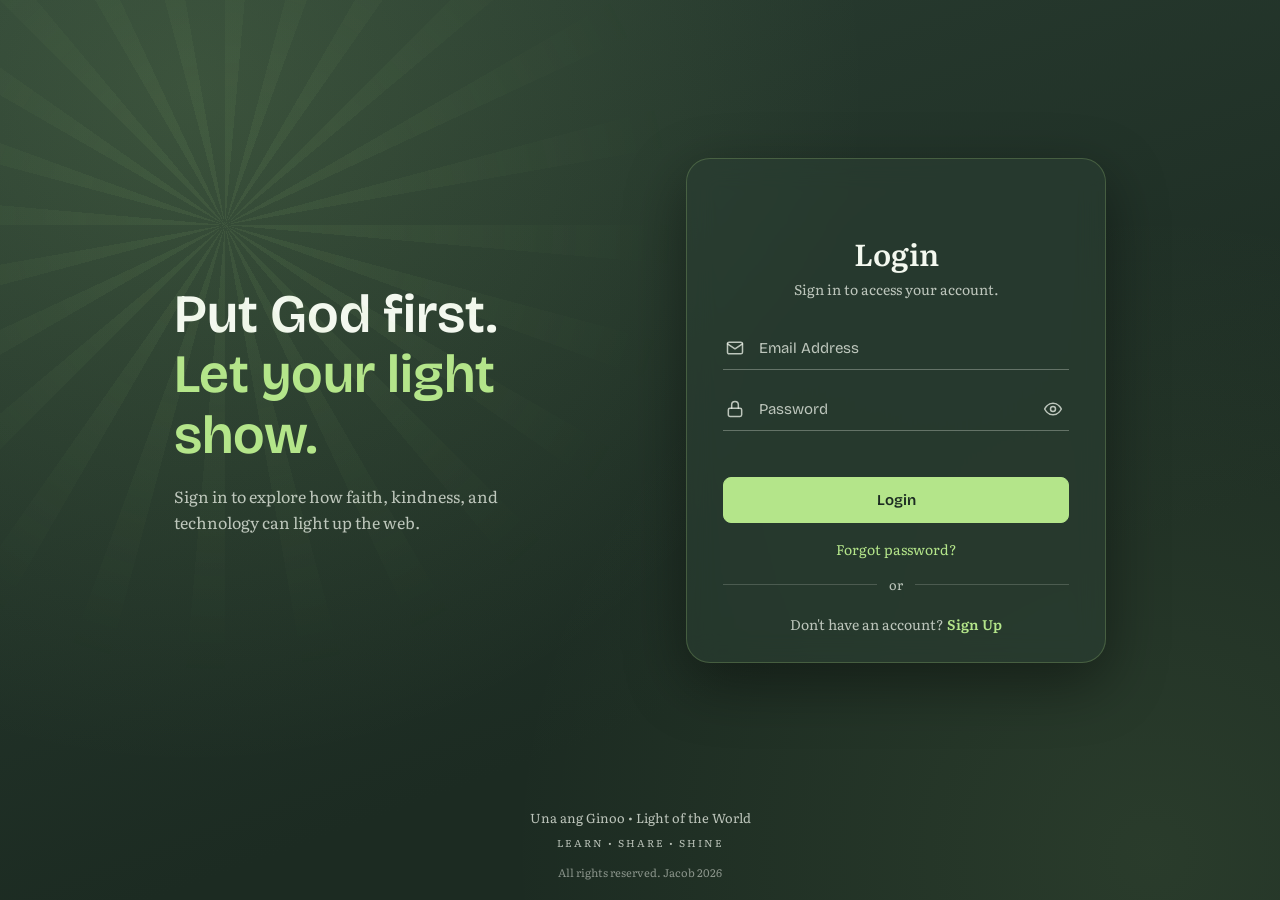
<file: index.html>
<!DOCTYPE html>
<html lang="en">
<head>
    <meta charset="UTF-8">
    <meta name="viewport" content="width=device-width, initial-scale=1">
    <title>Login | Light in the Web</title>
    <meta name="description" content="Log in to Light in the Web, a faith-centered website by Jacob.">
    <meta name="theme-color" content="#18251D">
    <link rel="icon" href="data:image/svg+xml,%3Csvg xmlns=%27http://www.w3.org/2000/svg%27 viewBox=%270 0 40 40%27%3E%3Crect width=%2740%27 height=%2740%27 rx=%278%27 fill=%27%2318251D%27/%3E%3Ccircle cx=%2720%27 cy=%2720%27 r=%277%27 fill=%27%23B7FF72%27/%3E%3Cpath d=%27M20 5v5M20 30v5M5 20h5M30 20h5M9 9l3 3M28 28l3 3M31 9l-3 3M12 28l-3 3%27 stroke=%27%23B7FF72%27 stroke-width=%272.5%27 stroke-linecap=%27round%27/%3E%3C/svg%3E">
    <link rel="preconnect" href="https://fonts.googleapis.com">
    <link href="https://fonts.googleapis.com/css2?family=Bricolage+Grotesque:wght@500;700&family=Literata:ital,wght@0,400;0,600;1,400&display=swap" rel="stylesheet">
    <link rel="stylesheet" href="style.css">
</head>
<body>
    <main class="stage">

        <!-- slogan (shown on wide screens only) -->
        <section class="slogan">
            <h2>Put God first.<br><span>Let your light show.</span></h2>
            <p>Sign in to explore how faith, kindness, and technology can light up the web.</p>
        </section>

    <div class="login">
        <h1 class="loginTitle">Login</h1>
        <p class="intro">Sign in to access your account.</p>

        <form id="loginForm">
            <div class="field">
                <svg class="field-icon" viewBox="0 0 24 24" fill="none" stroke="currentColor" stroke-width="1.8" stroke-linecap="round" stroke-linejoin="round"><rect x="3" y="5" width="18" height="14" rx="2"/><path d="m3 7 9 6 9-6"/></svg>
                <input type="email" id="email" list="emailList" placeholder="Email Address" autocomplete="email" required>
                <datalist id="emailList">
                    <option value="jacob@gmail.com">
                    <option value="maria@gmail.com">
                </datalist>
            </div>

            <div class="field">
                <svg class="field-icon" viewBox="0 0 24 24" fill="none" stroke="currentColor" stroke-width="1.8" stroke-linecap="round" stroke-linejoin="round"><rect x="4" y="11" width="16" height="10" rx="2"/><path d="M8 11V7a4 4 0 0 1 8 0v4"/></svg>
                <input type="password" id="password" placeholder="Password" autocomplete="current-password" required>
                <button type="button" class="eye" id="eyeIcon" aria-label="Show or hide password">
                    <svg class="on" viewBox="0 0 24 24" fill="none" stroke="currentColor" stroke-width="1.8" stroke-linecap="round" stroke-linejoin="round"><path d="M2 12s3.5-7 10-7 10 7 10 7-3.5 7-10 7S2 12 2 12z"/><circle cx="12" cy="12" r="3"/></svg>
                    <svg class="off" viewBox="0 0 24 24" fill="none" stroke="currentColor" stroke-width="1.8" stroke-linecap="round" stroke-linejoin="round"><path d="M3 3l18 18M10.6 6.1A9.9 9.9 0 0 1 12 5c6.5 0 10 7 10 7a17 17 0 0 1-3 3.9M6.6 6.6A17 17 0 0 0 2 12s3.5 7 10 7a9.7 9.7 0 0 0 4.4-1M9.9 9.9a3 3 0 0 0 4.2 4.2"/></svg>
                </button>
            </div>

            <p id="errorMsg"></p>

            <button type="submit" class="btn-main">Login</button>
        </form>

        <a href="#" id="forgotLink">Forgot password?</a>

        <div class="or">or</div>
        <span class="switch">Don't have an account? <a href="signup.html" class="inline-link">Sign Up</a></span>

    </div>

    </main>

    <footer class="page-foot">
        <div class="card-foot">
            Una ang Ginoo &bull; Light of the World
            <small>LEARN &bull; SHARE &bull; SHINE</small>
        </div>
        <p class="copy">All rights reserved. Jacob 2026</p>
    </footer>

    <script src="script.js"></script>
</body>
</html>
</file>
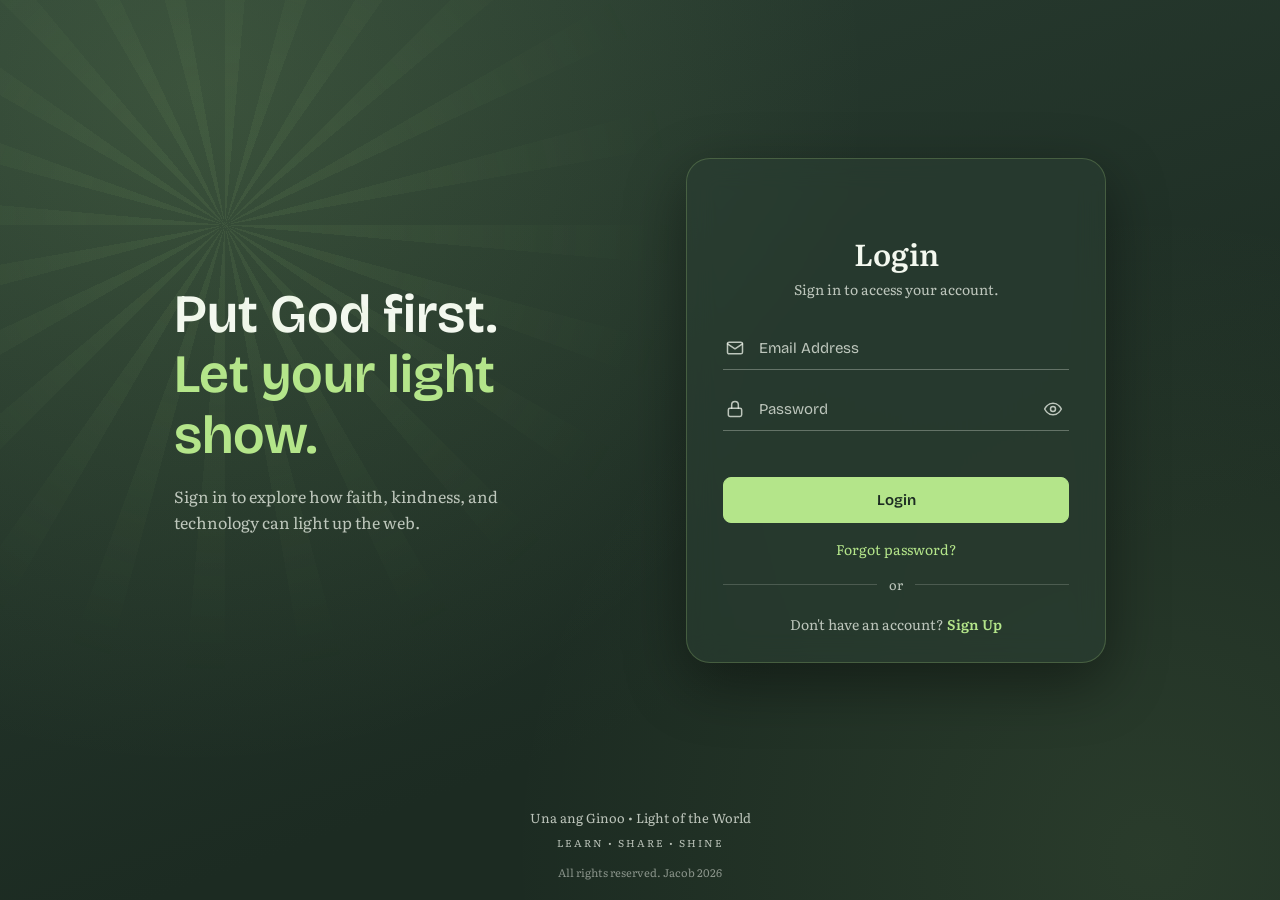
<file: faithtech.html>
<!DOCTYPE html>
<html lang="en">
<head>
    <meta charset="UTF-8">
    <meta name="viewport" content="width=device-width, initial-scale=1">
    <title>Faith and Technology | Light in the Web</title>
    <meta name="description" content="Ways technology can spread light and positivity.">
    <meta name="theme-color" content="#18251D">
    <link rel="icon" href="data:image/svg+xml,%3Csvg xmlns=%27http://www.w3.org/2000/svg%27 viewBox=%270 0 40 40%27%3E%3Crect width=%2740%27 height=%2740%27 rx=%278%27 fill=%27%2318251D%27/%3E%3Ccircle cx=%2720%27 cy=%2720%27 r=%277%27 fill=%27%23B7FF72%27/%3E%3Cpath d=%27M20 5v5M20 30v5M5 20h5M30 20h5M9 9l3 3M28 28l3 3M31 9l-3 3M12 28l-3 3%27 stroke=%27%23B7FF72%27 stroke-width=%272.5%27 stroke-linecap=%27round%27/%3E%3C/svg%3E">
    <link rel="preconnect" href="https://fonts.googleapis.com">
    <link href="https://fonts.googleapis.com/css2?family=Bricolage+Grotesque:wght@500;700&family=Literata:ital,wght@0,400;0,600;1,400&display=swap" rel="stylesheet">
    <link rel="stylesheet" href="pages.css">
    <script>if (localStorage.getItem("theme") === "light") document.documentElement.classList.add("light");</script>
</head>
<body>

    <!-- TOP MENU (same on every page) -->
    <nav>
        <div class="wrap nav-inner">
            <a class="brand" href="reflection.html">
                <svg class="logo" viewBox="0 0 40 40" fill="none" stroke="currentColor" stroke-width="2.5" stroke-linecap="round"><circle cx="20" cy="20" r="7" fill="currentColor"/><path d="M20 3v6M20 31v6M3 20h6M31 20h6M8 8l4 4M28 28l4 4M32 8l-4 4M12 28l-4 4"/></svg>
                <span><b>UNA ANG GINOO</b><small>LIGHT OF THE WORLD</small></span>
            </a>
            <div class="menu">
                <a href="reflection.html">Reflection</a>
                <a href="service.html">Community</a>
                <a href="portfolio.html">Portfolio</a>
                <a href="learn.html">Digital Ethics</a>
                <a href="faithtech.html" class="active" aria-current="page">Faith &amp; Tech</a>
                <a href="index.html" id="logoutLink">Logout</a>
                <button type="button" class="icon-btn" id="themeBtn" aria-label="Switch light or dark">
                    <svg class="sun" viewBox="0 0 24 24" fill="none" stroke="currentColor" stroke-width="1.8" stroke-linecap="round"><circle cx="12" cy="12" r="4"/><path d="M12 2v2M12 20v2M2 12h2M20 12h2M4.9 4.9l1.4 1.4M17.7 17.7l1.4 1.4M19.1 4.9l-1.4 1.4M6.3 17.7l-1.4 1.4"/></svg>
                    <svg class="moon" viewBox="0 0 24 24" fill="none" stroke="currentColor" stroke-width="1.8" stroke-linecap="round" stroke-linejoin="round"><path d="M21 12.8A9 9 0 1 1 11.2 3a7 7 0 0 0 9.8 9.8z"/></svg>
                </button>
            </div>
        </div>
    </nav>

    <!-- HERO -->
    <header class="hero">
        <div class="wrap">
            <div>
                <p class="hello">Una ang Ginoo</p>
                <h1>Faith and Technology</h1>
                <p class="tagline">Using technology to spread light</p>
                <div class="hero-btns">
                    <a class="btn" href="#message">Get a Message</a>
                    <a class="btn outline" href="#ideas">See the Ideas</a>
                </div>
            </div>
        </div>
    </header>

    <!-- IDEAS -->
    <section class="block" id="ideas">
        <div class="wrap">
            <h2>Ways Technology Can Spread Positivity</h2>
            <div class="cards">
                <div class="card">
                    <h3>Share Encouragement</h3>
                    <p>Post an inspiring message or verse.</p>
                </div>
                <div class="card">
                    <h3>Online Prayer Groups</h3>
                    <p>Connect with others to pray together.</p>
                </div>
                <div class="card">
                    <h3>Help Through Websites</h3>
                    <p>Use a website to share charity events.</p>
                </div>
            </div>
        </div>
    </section>

    <!-- MESSAGE BUTTON -->
    <section class="block" id="message">
        <div class="wrap">
            <h2>Spread a Little Light</h2>
            <p class="text">Click the button to get a positive message to share.</p>
            <button type="button" class="btn" id="messageBtn">Get a message</button>
            <div id="messageBox" aria-live="polite">Your message will show here.</div>
        </div>
    </section>

    <!-- VERSE OF THE DAY -->
    <section class="block" id="verse">
        <div class="wrap">
            <h2>A Verse for Today</h2>
            <p class="text">Start with a word worth sharing.</p>
            <button type="button" class="btn" id="nextVerse">Show another verse</button>
            <div class="verse" aria-live="polite">
                <p id="verseText" style="margin:0"></p>
                <span id="verseRef"></span>
            </div>
        </div>
    </section>

    <!-- BLESSING CARD MAKER -->
    <section class="block" id="card">
        <div class="wrap">
            <h2>Make a Blessing Card</h2>
            <p class="text">Write one kind sentence to someone, pick a verse, then copy it into a message.</p>
            <div class="split">
                <div class="form">
                    <label for="cardTo">Who is it for?</label>
                    <input type="text" id="cardTo" placeholder="A classmate, a friend, my family">
                    <label for="cardMsg">Your message</label>
                    <textarea id="cardMsg" rows="3" maxlength="140" placeholder="Thank you for being patient with me."></textarea>
                    <p class="counter" id="count">0 / 140</p>
                    <label for="cardVerse">Verse</label>
                    <select id="cardVerse"></select>
                </div>
                <div>
                    <div class="blessing" aria-live="polite">
                        <p class="to" id="previewTo"></p>
                        <p class="words" id="previewMsg"></p>
                        <p class="ref" id="previewRef"></p>
                    </div>
                    <p style="margin:16px 0 0"><button type="button" class="btn" id="copyCard">Copy message</button></p>
                    <p id="copyMsg" class="form msg" role="status"></p>
                </div>
            </div>
        </div>
    </section>

    <!-- MY OWN IDEA -->
    <section class="block" id="myidea">
        <div class="wrap">
            <h2>My Idea</h2>
            <div class="panel">
                <p class="text">
                    I will use technology and social media to share positive messages,
  inspiring Bible verses, and reminders to choose kindness and honesty.
  As a Computer Science student, I want to create digital content and
  websites that encourage people, strengthen their faith, and spread
  God's love. I believe technology becomes more meaningful when we
  use it to help others and make the world a better place.
                </p>
            </div>
        </div>
    </section>

    <footer>
        <div class="wrap foot">
            <a class="brand" href="reflection.html">
                <svg class="logo" viewBox="0 0 40 40" fill="none" stroke="currentColor" stroke-width="2.5" stroke-linecap="round"><circle cx="20" cy="20" r="7" fill="currentColor"/><path d="M20 3v6M20 31v6M3 20h6M31 20h6M8 8l4 4M28 28l4 4M32 8l-4 4M12 28l-4 4"/></svg>
                <span><b>UNA ANG GINOO</b><small>LIGHT OF THE WORLD</small></span>
            </a>
            <span>All rights reserved. Jacob 2026</span>
        </div>
    </footer>

    <script src="pages.js"></script>
</body>
</html>
</file>
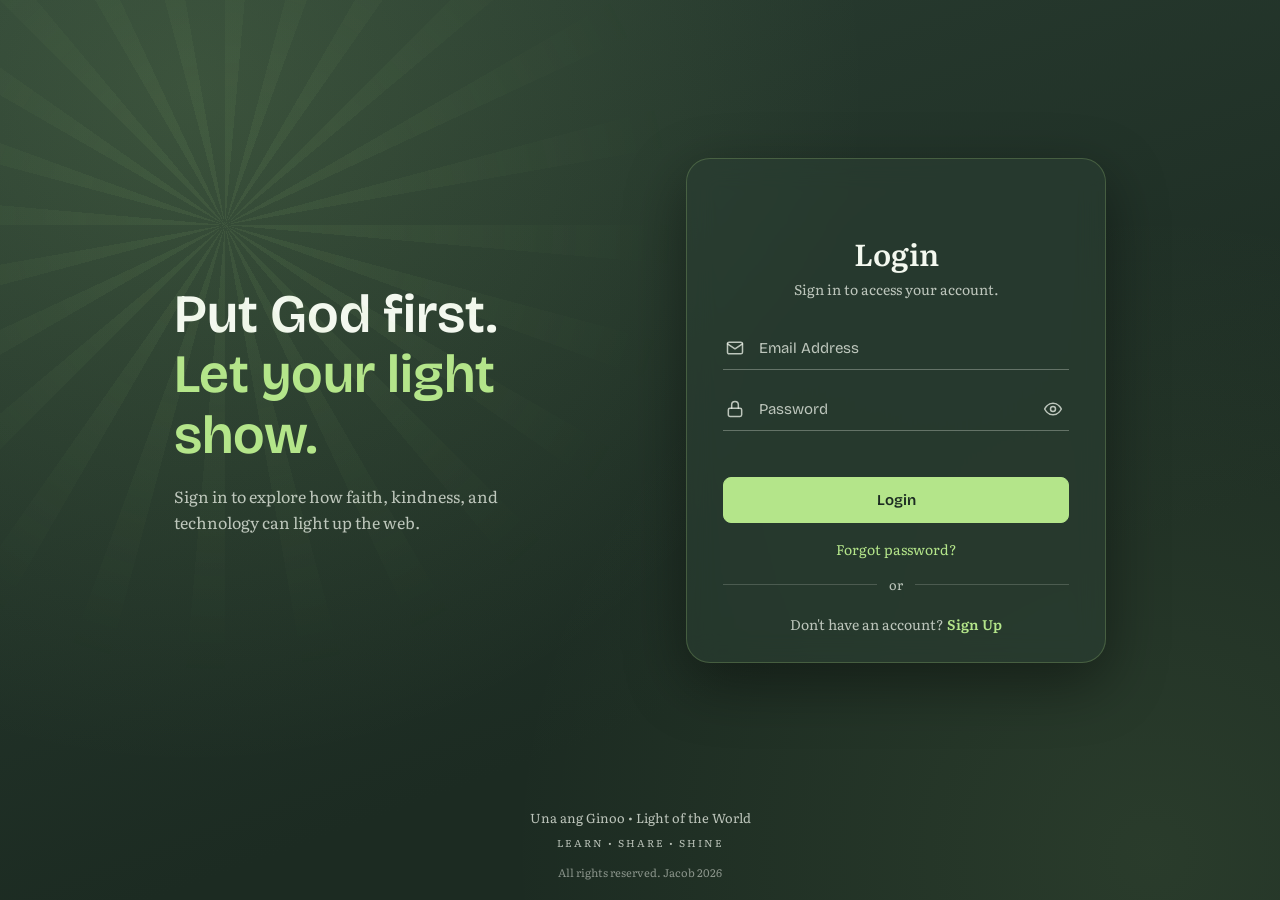
<file: learn.html>
<!DOCTYPE html>
<html lang="en">
<head>
    <meta charset="UTF-8">
    <meta name="viewport" content="width=device-width, initial-scale=1">
    <title>Educational: Digital Kindness | Light in the Web</title>
    <meta name="description" content="Learn how to be kind and honest online.">
    <meta name="theme-color" content="#18251D">
    <link rel="icon" href="data:image/svg+xml,%3Csvg xmlns=%27http://www.w3.org/2000/svg%27 viewBox=%270 0 40 40%27%3E%3Crect width=%2740%27 height=%2740%27 rx=%278%27 fill=%27%2318251D%27/%3E%3Ccircle cx=%2720%27 cy=%2720%27 r=%277%27 fill=%27%23B7FF72%27/%3E%3Cpath d=%27M20 5v5M20 30v5M5 20h5M30 20h5M9 9l3 3M28 28l3 3M31 9l-3 3M12 28l-3 3%27 stroke=%27%23B7FF72%27 stroke-width=%272.5%27 stroke-linecap=%27round%27/%3E%3C/svg%3E">
    <link rel="preconnect" href="https://fonts.googleapis.com">
    <link href="https://fonts.googleapis.com/css2?family=Bricolage+Grotesque:wght@500;700&family=Literata:ital,wght@0,400;0,600;1,400&display=swap" rel="stylesheet">
    <link rel="stylesheet" href="pages.css">
    <script>if (localStorage.getItem("theme") === "light") document.documentElement.classList.add("light");</script>
</head>
<body>

    <!-- TOP MENU (same on every page) -->
    <nav>
        <div class="wrap nav-inner">
            <a class="brand" href="reflection.html">
                <svg class="logo" viewBox="0 0 40 40" fill="none" stroke="currentColor" stroke-width="2.5" stroke-linecap="round"><circle cx="20" cy="20" r="7" fill="currentColor"/><path d="M20 3v6M20 31v6M3 20h6M31 20h6M8 8l4 4M28 28l4 4M32 8l-4 4M12 28l-4 4"/></svg>
                <span><b>UNA ANG GINOO</b><small>LIGHT OF THE WORLD</small></span>
            </a>
            <div class="menu">
                <a href="reflection.html">Reflection</a>
                <a href="service.html">Community</a>
                <a href="portfolio.html">Portfolio</a>
                <a href="learn.html" class="active" aria-current="page">Digital Ethics</a>
                <a href="faithtech.html">Faith &amp; Tech</a>
                <a href="index.html" id="logoutLink">Logout</a>
                <button type="button" class="icon-btn" id="themeBtn" aria-label="Switch light or dark">
                    <svg class="sun" viewBox="0 0 24 24" fill="none" stroke="currentColor" stroke-width="1.8" stroke-linecap="round"><circle cx="12" cy="12" r="4"/><path d="M12 2v2M12 20v2M2 12h2M20 12h2M4.9 4.9l1.4 1.4M17.7 17.7l1.4 1.4M19.1 4.9l-1.4 1.4M6.3 17.7l-1.4 1.4"/></svg>
                    <svg class="moon" viewBox="0 0 24 24" fill="none" stroke="currentColor" stroke-width="1.8" stroke-linecap="round" stroke-linejoin="round"><path d="M21 12.8A9 9 0 1 1 11.2 3a7 7 0 0 0 9.8 9.8z"/></svg>
                </button>
            </div>
        </div>
    </nav>

    <!-- HERO -->
    <header class="hero">
        <div class="wrap">
            <div>
                <p class="hello">Educational</p>
                <h1>Digital Kindness and Honesty</h1>
                <p class="tagline">How to be a good person online</p>
                <div class="hero-btns">
                    <a class="btn" href="#dos">Do and Don't</a>
                    <a class="btn outline" href="#lessons">Learn More</a>
                </div>
            </div>
        </div>
    </header>

    <!-- DO AND DON'T -->
    <section class="block" id="dos">
        <div class="wrap">
            <h2>Do and Don't</h2>
            <div class="two-col">
                <div class="col good">
                    <h3>&#10004; Do</h3>
                    <ul>
                        <li>Write a kind comment</li>
                        <li>Say sorry when you are wrong</li>
                        <li>Give credit to the owner of a work</li>
                        <li>Check if news is true before sharing</li>
                    </ul>
                </div>
                <div class="col bad">
                    <h3>&#10008; Don't</h3>
                    <ul>
                        <li>Bully or insult people</li>
                        <li>Copy other people's work</li>
                        <li>Share fake news</li>
                        <li>Post private things about others</li>
                    </ul>
                </div>
            </div>
        </div>
    </section>

    <!-- PAUSE BEFORE YOU POST -->
    <section class="block" id="pause">
        <div class="wrap">
            <h2>Pause Before You Post</h2>
            <p class="text">Ask these four questions, in this order.</p>
            <ol class="steps">
                <li>Is it true?</li>
                <li>Is it kind?</li>
                <li>Does it help anyone?</li>
                <li>Would I say it in front of my family and before God?</li>
            </ol>
        </div>
    </section>

    <!-- LESSONS (click to open) -->
    <section class="block" id="lessons">
        <div class="wrap">
            <h2>Learn More (hover to read)</h2>
            <div class="hover-list">
                <div class="hover-item" tabindex="0">
                    <h3 class="hover-q">What is online kindness?</h3>
                    <div class="hover-a"><div><p>Online kindness means treating others with respect on the internet. It includes using kind words, supporting others, avoiding hurtful comments, and thinking before posting or replying to something.</p></div></div>
                </div>
                <div class="hover-item" tabindex="0">
                    <h3 class="hover-q">Why is honesty important when creating digital content?</h3>
                    <div class="hover-a"><div><p>Honesty is important because it helps people trust what we share online. We should post truthful information, give credit to the original creators, and avoid spreading fake news or misleading others.</p></div></div>
                </div>
                <div class="hover-item" tabindex="0">
                    <h3 class="hover-q">What can I do if I see bullying online?</h3>
                    <div class="hover-a"><div><p>If I see bullying online, I will avoid joining in, support the person being bullied, and report the harmful content. If necessary, I will ask a trusted adult for help to make the online community safer and more respectful.</p></div></div>
                </div>
                <div class="hover-item" tabindex="0">
                    <h3 class="hover-q">What if I already posted something unkind?</h3>
                    <div class="hover-a"><div><p>Take it down, say sorry to the person, and decide how I will do better. It is never too late to make it right.</p></div></div>
                </div>
                <div class="hover-item" tabindex="0">
                    <h3 class="hover-q">Is it wrong to use code I find online?</h3>
                    <div class="hover-a"><div><p>No, learning from examples is normal. I should understand it, follow any license, give credit, and follow my teacher's rules about original work.</p></div></div>
                </div>
            </div>
        </div>
    </section>

    <!-- MINI QUIZ -->
    <section class="block" id="quiz">
        <div class="wrap">
            <h2>Try the Mini Quiz</h2>
            <form id="quizForm">
                <fieldset class="question" data-answer="b">
                    <legend>You find a funny photo of a classmate who did not know it was taken. What do you do?</legend>
                    <label class="choice"><input type="radio" name="q1" value="a"> Post it. Everyone will laugh.</label>
                    <label class="choice"><input type="radio" name="q1" value="b"> Ask her first, and delete it if she says no.</label>
                    <label class="choice"><input type="radio" name="q1" value="c"> Send it only to close friends.</label>
                    <p class="explain" hidden>Photos belong to the people in them. Asking first is respect.</p>
                </fieldset>
                <fieldset class="question" data-answer="b">
                    <legend>You used code from a website to finish a lab. What is the honest thing to do?</legend>
                    <label class="choice"><input type="radio" name="q2" value="a"> Say nothing. It works, so it is fine.</label>
                    <label class="choice"><input type="radio" name="q2" value="b"> Understand it, write it in my own way, and credit the source.</label>
                    <label class="choice"><input type="radio" name="q2" value="c"> Rename the variables so it looks different.</label>
                    <p class="explain" hidden>Learning from others is good. Hiding where it came from is not.</p>
                </fieldset>
                <fieldset class="question" data-answer="c">
                    <legend>A shocking news post is spreading in your group chat and you are not sure it is true. What helps?</legend>
                    <label class="choice"><input type="radio" name="q3" value="a"> Share it, just in case.</label>
                    <label class="choice"><input type="radio" name="q3" value="b"> Argue with everyone who doubts it.</label>
                    <label class="choice"><input type="radio" name="q3" value="c"> Check a trusted source first, and do not share it if I cannot confirm it.</label>
                    <p class="explain" hidden>Passing along something false makes us part of the harm.</p>
                </fieldset>
                <p id="quizResult" role="status"></p>
                <button type="button" class="btn" id="checkQuiz">Check my answers</button>
            </form>
        </div>
    </section>

    <!-- REMEMBER -->
    <section class="block" id="remember">
        <div class="wrap">
            <h2>Remember</h2>
            <div class="verse" style="margin-top:0">
                Think before you post, choose kindness over hate, and let your faith guide your actions both online and offline.
            </div>
        </div>
    </section>

    <footer>
        <div class="wrap foot">
            <a class="brand" href="reflection.html">
                <svg class="logo" viewBox="0 0 40 40" fill="none" stroke="currentColor" stroke-width="2.5" stroke-linecap="round"><circle cx="20" cy="20" r="7" fill="currentColor"/><path d="M20 3v6M20 31v6M3 20h6M31 20h6M8 8l4 4M28 28l4 4M32 8l-4 4M12 28l-4 4"/></svg>
                <span><b>UNA ANG GINOO</b><small>LIGHT OF THE WORLD</small></span>
            </a>
            <span>All rights reserved. Jacob 2026</span>
        </div>
    </footer>

    <script src="pages.js"></script>
</body>
</html>
</file>
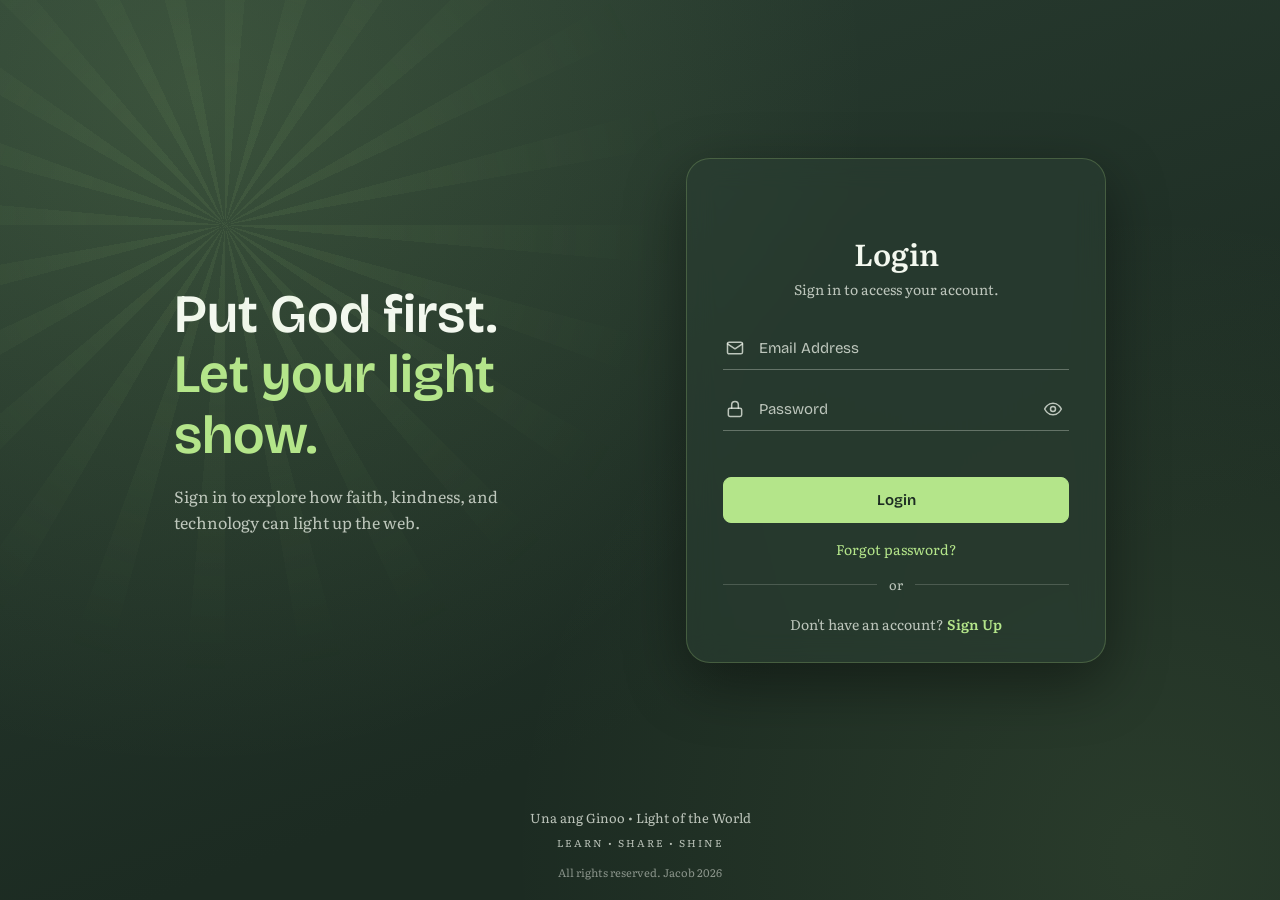
<file: portfolio.html>
<!DOCTYPE html>
<html lang="en">
<head>
    <meta charset="UTF-8">
    <meta name="viewport" content="width=device-width, initial-scale=1">
    <title>Inspirational Portfolio | Light in the Web</title>
    <meta name="description" content="Jacob, BS Computer Science student: skills, projects, and guiding values.">
    <meta name="theme-color" content="#18251D">
    <link rel="icon" href="data:image/svg+xml,%3Csvg xmlns=%27http://www.w3.org/2000/svg%27 viewBox=%270 0 40 40%27%3E%3Crect width=%2740%27 height=%2740%27 rx=%278%27 fill=%27%2318251D%27/%3E%3Ccircle cx=%2720%27 cy=%2720%27 r=%277%27 fill=%27%23B7FF72%27/%3E%3Cpath d=%27M20 5v5M20 30v5M5 20h5M30 20h5M9 9l3 3M28 28l3 3M31 9l-3 3M12 28l-3 3%27 stroke=%27%23B7FF72%27 stroke-width=%272.5%27 stroke-linecap=%27round%27/%3E%3C/svg%3E">
    <link rel="preconnect" href="https://fonts.googleapis.com">
    <link href="https://fonts.googleapis.com/css2?family=Bricolage+Grotesque:wght@500;700&family=Literata:ital,wght@0,400;0,600;1,400&display=swap" rel="stylesheet">
    <link rel="stylesheet" href="pages.css">
    <script>if (localStorage.getItem("theme") === "light") document.documentElement.classList.add("light");</script>
</head>
<body>

    <!-- TOP MENU (same on every page) -->
    <nav>
        <div class="wrap nav-inner">
            <a class="brand" href="reflection.html">
                <svg class="logo" viewBox="0 0 40 40" fill="none" stroke="currentColor" stroke-width="2.5" stroke-linecap="round"><circle cx="20" cy="20" r="7" fill="currentColor"/><path d="M20 3v6M20 31v6M3 20h6M31 20h6M8 8l4 4M28 28l4 4M32 8l-4 4M12 28l-4 4"/></svg>
                <span><b>UNA ANG GINOO</b><small>LIGHT OF THE WORLD</small></span>
            </a>
            <div class="menu">
                <a href="reflection.html">Reflection</a>
                <a href="service.html">Community</a>
                <a href="portfolio.html" class="active" aria-current="page">Portfolio</a>
                <a href="learn.html">Digital Ethics</a>
                <a href="faithtech.html">Faith &amp; Tech</a>
                <a href="index.html" id="logoutLink">Logout</a>
                <button type="button" class="icon-btn" id="themeBtn" aria-label="Switch light or dark">
                    <svg class="sun" viewBox="0 0 24 24" fill="none" stroke="currentColor" stroke-width="1.8" stroke-linecap="round"><circle cx="12" cy="12" r="4"/><path d="M12 2v2M12 20v2M2 12h2M20 12h2M4.9 4.9l1.4 1.4M17.7 17.7l1.4 1.4M19.1 4.9l-1.4 1.4M6.3 17.7l-1.4 1.4"/></svg>
                    <svg class="moon" viewBox="0 0 24 24" fill="none" stroke="currentColor" stroke-width="1.8" stroke-linecap="round" stroke-linejoin="round"><path d="M21 12.8A9 9 0 1 1 11.2 3a7 7 0 0 0 9.8 9.8z"/></svg>
                </button>
            </div>
        </div>
    </nav>

    <!-- HERO -->
    <header class="hero">
        <div class="wrap">
            <div>
                <p class="hello">Hello, I'm</p>
                <h1>Jacob</h1>
                <p class="tagline">BSCS Student &bull; Future Developer &bull; Light of the World</p>
                <p class="lead">I build simple things for the web, guided by faith, honesty, and service.</p>
                <div class="hero-btns">
                    <a class="btn" href="#projects">View My Projects</a>
                    <a class="btn outline" href="#about">About Me</a>
                </div>
            </div>
        </div>
    </header>

    <!-- ABOUT ME -->
    <section class="block" id="about">
        <div class="wrap">
            <h2>About Me</h2>
            <div class="about">
                <img src="photo.jpg" alt="Photo of Jacob" class="profile-pic" onerror="this.onerror=null;this.src='data:image/svg+xml,%3Csvg xmlns=%22http://www.w3.org/2000/svg%22 viewBox=%220 0 40 40%22%3E%3Crect width=%2240%22 height=%2240%22 fill=%22%2318251D%22/%3E%3Ccircle cx=%2220%22 cy=%2220%22 r=%227%22 fill=%22%23B7FF72%22/%3E%3Cpath d=%22M20 5v5M20 30v5M5 20h5M30 20h5M9 9l3 3M28 28l3 3M31 9l-3 3M12 28l-3 3%22 stroke=%22%23B7FF72%22 stroke-width=%222.5%22 stroke-linecap=%22round%22/%3E%3C/svg%3E'">
                <div>
                    <p class="text">
                        Hi! I'm a BS Computer Science student from the Philippines who is passionate about technology, programming, and creative problem-solving. I enjoy learning how websites work and building clean, modern, and user-friendly interfaces using HTML, CSS, and JavaScript.

As I continue my journey in Computer Science, I want to improve my coding skills, explore new technologies, and turn my ideas into useful digital projects. My goal is to become a skilled developer who creates meaningful solutions through technology. For me, every project is an opportunity to learn, experiment, and grow.
                    </p>
                    <ul class="info">
                        <li>BS Computer Science</li>
                        <li>Philippines</li>
                        <li>HTML &bull; CSS &bull; JavaScript</li>
                    </ul>
                </div>
            </div>
        </div>
    </section>

    <!-- SKILLS -->
    <section class="block" id="skills">
        <div class="wrap">
            <h2>My Skills</h2>
            <div class="cards">
                <div class="card">
                    <h3>HTML</h3>
                    <p>I use HTML to structure web pages, organize content, and create essential website elements such as forms, navigation bars, login pages, and portfolio sections.</p>
                </div>
                <div class="card">
                    <h3>CSS</h3>
                    <p>I use CSS to style websites with colors, layouts, gradients, animations, hover effects, and responsive designs that make web pages look modern and user-friendly.</p>
                </div>
                <div class="card">
                    <h3>JavaScript</h3>
                    <p>I am learning JavaScript to make websites interactive through buttons, form validation, theme switching, dynamic content, and other features that improve the user experience.</p>
                </div>
            </div>
        </div>
    </section>

    <!-- PROJECTS -->
    <section class="block" id="projects">
        <div class="wrap">
            <h2>Featured Projects</h2>
            <div class="cards">
                <div class="card">
                    <h3><a target="_blank" rel="noopener" href="https://vocaji.github.io/photo_booth/">GlowBooth</a></h3>
                    <p>A simple photobooth published on github</p>
                    <div class="tags"><span>Web</span><span>GitHub Pages</span></div>
                </div>
                <div class="card">
                    <h3><a target="_blank" rel="noopener" href="https://vocaji.github.io/cicy/">CICY</a></h3>
                    <p>A playful confession letter page</p>
                    <div class="tags"><span>Web</span><span>GitHub Pages</span></div>
                </div>
                <div class="card">
                    <h3><a target="_blank" rel="noopener" href="https://vocaji.github.io/quick.survey/">Quick survey</a></h3>
                    <p>A playful survey page</p>
                    <div class="tags"><span>Web</span><span>GitHub Pages</span></div>
                </div>
            </div>
        </div>
    </section>

    <!-- GOALS AND VALUES -->
    <section class="block" id="values">
        <div class="wrap">
            <h2>My Goals and Guiding Values</h2>
            <div class="panel">
                <p class="text">
                    My goals are to improve my coding skills, explore new technologies, and turn my ideas into useful digital projects as I continue my Computer Science journey.
                </p>
                <p class="text">
  My guiding values are faith, honesty, and service. I believe in putting God first in everything I do, being truthful and responsible even when nobody is watching, and using my knowledge and skills to help others. As a Computer Science student, I want to use technology to create meaningful solutions, make a positive difference in my community, and reflect God's love through my actions.
                </p>
            </div>
            <div class="verse">
                &ldquo;Let your light so shine before men, that they may see your good works, and glorify your Father which is in heaven.&rdquo;
                <span>Matthew 5:16 (KJV)</span>
            </div>
        </div>
    </section>

    <!-- WHERE I AM GOING -->
    <!-- EDIT: change these steps to your own plan -->
    <section class="block" id="roadmap">
        <div class="wrap">
            <h2>Where I Am Going</h2>
            <ol class="steps">
                <li>This year: get solid at programming fundamentals.</li>
                <li>Next: build and publish a bigger project, like an Android app.</li>
                <li>Later: move into cybersecurity, so I can help protect people online.</li>
            </ol>
        </div>
    </section>

    <footer>
        <div class="wrap foot">
            <a class="brand" href="reflection.html">
                <svg class="logo" viewBox="0 0 40 40" fill="none" stroke="currentColor" stroke-width="2.5" stroke-linecap="round"><circle cx="20" cy="20" r="7" fill="currentColor"/><path d="M20 3v6M20 31v6M3 20h6M31 20h6M8 8l4 4M28 28l4 4M32 8l-4 4M12 28l-4 4"/></svg>
                <span><b>UNA ANG GINOO</b><small>LIGHT OF THE WORLD</small></span>
            </a>
            <span>All rights reserved. Jacob 2026</span>
        </div>
    </footer>

    <script src="pages.js"></script>
</body>
</html>
</file>
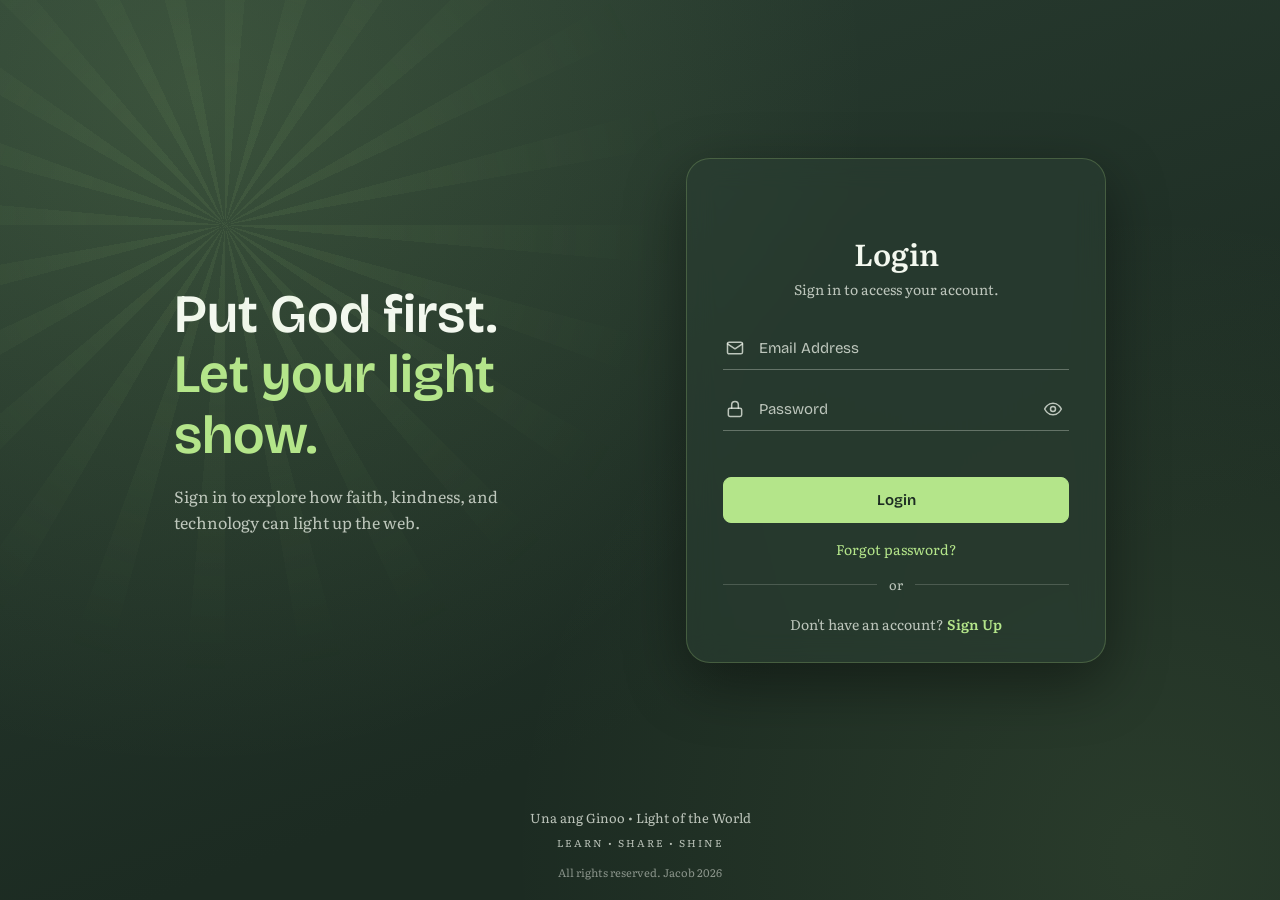
<file: reflection.html>
<!DOCTYPE html>
<html lang="en">
<head>
    <meta charset="UTF-8">
    <meta name="viewport" content="width=device-width, initial-scale=1">
    <title>Personal Reflection | Light in the Web</title>
    <meta name="description" content="Personal reflection on putting God first in school and online.">
    <meta name="theme-color" content="#18251D">
    <link rel="icon" href="data:image/svg+xml,%3Csvg xmlns=%27http://www.w3.org/2000/svg%27 viewBox=%270 0 40 40%27%3E%3Crect width=%2740%27 height=%2740%27 rx=%278%27 fill=%27%2318251D%27/%3E%3Ccircle cx=%2720%27 cy=%2720%27 r=%277%27 fill=%27%23B7FF72%27/%3E%3Cpath d=%27M20 5v5M20 30v5M5 20h5M30 20h5M9 9l3 3M28 28l3 3M31 9l-3 3M12 28l-3 3%27 stroke=%27%23B7FF72%27 stroke-width=%272.5%27 stroke-linecap=%27round%27/%3E%3C/svg%3E">
    <link rel="preconnect" href="https://fonts.googleapis.com">
    <link href="https://fonts.googleapis.com/css2?family=Bricolage+Grotesque:wght@500;700&family=Literata:ital,wght@0,400;0,600;1,400&display=swap" rel="stylesheet">
    <link rel="stylesheet" href="pages.css">
    <script>if (localStorage.getItem("theme") === "light") document.documentElement.classList.add("light");</script>
</head>
<body>

    <!-- TOP MENU (same on every page) -->
    <nav>
        <div class="wrap nav-inner">
            <a class="brand" href="reflection.html">
                <svg class="logo" viewBox="0 0 40 40" fill="none" stroke="currentColor" stroke-width="2.5" stroke-linecap="round"><circle cx="20" cy="20" r="7" fill="currentColor"/><path d="M20 3v6M20 31v6M3 20h6M31 20h6M8 8l4 4M28 28l4 4M32 8l-4 4M12 28l-4 4"/></svg>
                <span><b>UNA ANG GINOO</b><small>LIGHT OF THE WORLD</small></span>
            </a>
            <div class="menu">
                <a href="reflection.html" class="active" aria-current="page">Reflection</a>
                <a href="service.html">Community</a>
                <a href="portfolio.html">Portfolio</a>
                <a href="learn.html">Digital Ethics</a>
                <a href="faithtech.html">Faith &amp; Tech</a>
                <a href="index.html" id="logoutLink">Logout</a>
                <button type="button" class="icon-btn" id="themeBtn" aria-label="Switch light or dark">
                    <svg class="sun" viewBox="0 0 24 24" fill="none" stroke="currentColor" stroke-width="1.8" stroke-linecap="round"><circle cx="12" cy="12" r="4"/><path d="M12 2v2M12 20v2M2 12h2M20 12h2M4.9 4.9l1.4 1.4M17.7 17.7l1.4 1.4M19.1 4.9l-1.4 1.4M6.3 17.7l-1.4 1.4"/></svg>
                    <svg class="moon" viewBox="0 0 24 24" fill="none" stroke="currentColor" stroke-width="1.8" stroke-linecap="round" stroke-linejoin="round"><path d="M21 12.8A9 9 0 1 1 11.2 3a7 7 0 0 0 9.8 9.8z"/></svg>
                </button>
            </div>
        </div>
    </nav>

    <!-- HERO -->
    <header class="hero">
        <div class="wrap">
            <div>
                <p class="hello" id="greeting">Una ang Ginoo</p>
                <h1>Personal Reflection</h1>
                <p class="tagline">Putting God first in my life and in my digital world</p>
                <p class="lead">&ldquo;Let your light so shine before men, that they may see your good works, and glorify your Father which is in heaven.&rdquo; &mdash; Matthew 5:16 (KJV)</p>
                <div class="hero-btns">
                    <a class="btn" href="#reflection">Read My Reflection</a>
                    <a class="btn outline" href="portfolio.html">My Portfolio</a>
                </div>
            </div>
            <img src="photo.jpg" alt="Photo of Jacob" class="profile-pic" onerror="this.onerror=null;this.src='data:image/svg+xml,%3Csvg xmlns=%22http://www.w3.org/2000/svg%22 viewBox=%220 0 40 40%22%3E%3Crect width=%2240%22 height=%2240%22 fill=%22%2318251D%22/%3E%3Ccircle cx=%2220%22 cy=%2220%22 r=%227%22 fill=%22%23B7FF72%22/%3E%3Cpath d=%22M20 5v5M20 30v5M5 20h5M30 20h5M9 9l3 3M28 28l3 3M31 9l-3 3M12 28l-3 3%22 stroke=%22%23B7FF72%22 stroke-width=%222.5%22 stroke-linecap=%22round%22/%3E%3C/svg%3E'">
        </div>
    </header>

    <!-- MY REFLECTION -->
    <section class="block" id="reflection">
        <div class="wrap">
            <h2>My Reflection</h2>
            <div class="panel">
                <p class="text">
                    &ldquo;Una ang Ginoo&rdquo; means putting God first in everything I do and trusting Him to guide me in making good decisions. Whenever I feel stressed or face challenges in school and life, my faith reminds me to stay patient, honest, and hopeful. I also try to be honest in my schoolwork and responsible online because I believe that pleasing God starts with doing what is right, even when no one is watching.
                </p>
                <p class="text">
                    There are times in school when I feel tempted to copy answers just to finish my work, but my faith in God reminds me to be honest and do what is right. I choose to do my best because I believe that being honest is more important than getting a perfect score. Even online, I try to respect others and think before I post or comment because I want my actions to reflect my faith and values.
                </p>
            </div>
        </div>
    </section>

    <!-- 3 LESSONS -->
    <section class="block" id="lessons">
        <div class="wrap">
            <h2>What I Have Learned</h2>
            <div class="cards">
                <div class="card">
                    <h3>Faith</h3>
                    <p>I learned that trusting God helps me stay strong and make better decisions, even when life gets difficult.</p>
                </div>
                <div class="card">
                    <h3>Integrity</h3>
                    <p>I learned that being honest is more important than getting perfect scores. I should do my own work and take responsibility for my actions.</p>
                </div>
                <div class="card">
                    <h3>Digital Citizenship</h3>
                    <p>I learned to think before I post or comment online, respect other people's opinions, and use social media responsibly.</p>
                </div>
            </div>
        </div>
    </section>

    <!-- COMMITMENT -->
    <section class="block" id="commitment">
        <div class="wrap">
            <h2>My Commitment</h2>
            <div class="panel">
                <p class="text">
                    I promise to put God first in everything I do, stay honest, and treat others with kindness and respect. This year, I will be a light to others by helping when I can, encouraging my classmates, and doing what is right even when no one is watching.
                </p>
            </div>
        </div>
    </section>

    <!-- PRAYER -->
    <section class="block" id="prayer">
        <div class="wrap">
            <h2>A Prayer for the One Who Builds</h2>
            <div class="panel">
                <p class="text">
                    Lord, thank You for the gift of learning. Keep my hands honest and my words kind. Let what I build online point people to You, and help me remember that my work is never only mine. Amen.
                </p>
            </div>
        </div>
    </section>

    <footer>
        <div class="wrap foot">
            <a class="brand" href="reflection.html">
                <svg class="logo" viewBox="0 0 40 40" fill="none" stroke="currentColor" stroke-width="2.5" stroke-linecap="round"><circle cx="20" cy="20" r="7" fill="currentColor"/><path d="M20 3v6M20 31v6M3 20h6M31 20h6M8 8l4 4M28 28l4 4M32 8l-4 4M12 28l-4 4"/></svg>
                <span><b>UNA ANG GINOO</b><small>LIGHT OF THE WORLD</small></span>
            </a>
            <span>All rights reserved. Jacob 2026</span>
        </div>
    </footer>

    <script src="pages.js"></script>
</body>
</html>
</file>
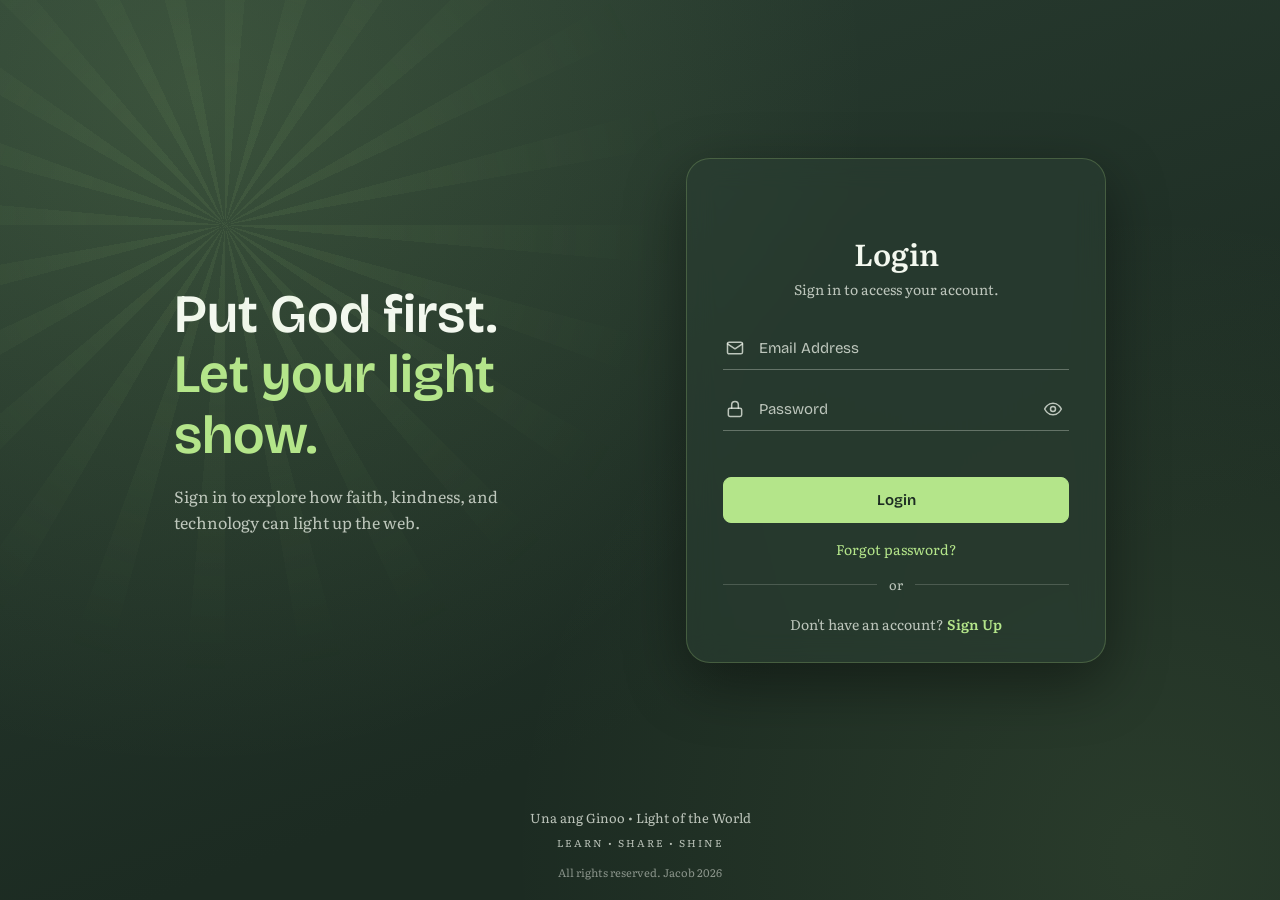
<file: service.html>
<!DOCTYPE html>
<html lang="en">
<head>
    <meta charset="UTF-8">
    <meta name="viewport" content="width=device-width, initial-scale=1">
    <title>Community Service | Light in the Web</title>
    <meta name="description" content="How I served my community and what it taught me.">
    <meta name="theme-color" content="#18251D">
    <link rel="icon" href="data:image/svg+xml,%3Csvg xmlns=%27http://www.w3.org/2000/svg%27 viewBox=%270 0 40 40%27%3E%3Crect width=%2740%27 height=%2740%27 rx=%278%27 fill=%27%2318251D%27/%3E%3Ccircle cx=%2720%27 cy=%2720%27 r=%277%27 fill=%27%23B7FF72%27/%3E%3Cpath d=%27M20 5v5M20 30v5M5 20h5M30 20h5M9 9l3 3M28 28l3 3M31 9l-3 3M12 28l-3 3%27 stroke=%27%23B7FF72%27 stroke-width=%272.5%27 stroke-linecap=%27round%27/%3E%3C/svg%3E">
    <link rel="preconnect" href="https://fonts.googleapis.com">
    <link href="https://fonts.googleapis.com/css2?family=Bricolage+Grotesque:wght@500;700&family=Literata:ital,wght@0,400;0,600;1,400&display=swap" rel="stylesheet">
    <link rel="stylesheet" href="pages.css">
    <script>if (localStorage.getItem("theme") === "light") document.documentElement.classList.add("light");</script>
</head>
<body>

    <!-- TOP MENU (same on every page) -->
    <nav>
        <div class="wrap nav-inner">
            <a class="brand" href="reflection.html">
                <svg class="logo" viewBox="0 0 40 40" fill="none" stroke="currentColor" stroke-width="2.5" stroke-linecap="round"><circle cx="20" cy="20" r="7" fill="currentColor"/><path d="M20 3v6M20 31v6M3 20h6M31 20h6M8 8l4 4M28 28l4 4M32 8l-4 4M12 28l-4 4"/></svg>
                <span><b>UNA ANG GINOO</b><small>LIGHT OF THE WORLD</small></span>
            </a>
            <div class="menu">
                <a href="reflection.html">Reflection</a>
                <a href="service.html" class="active" aria-current="page">Community</a>
                <a href="portfolio.html">Portfolio</a>
                <a href="learn.html">Digital Ethics</a>
                <a href="faithtech.html">Faith &amp; Tech</a>
                <a href="index.html" id="logoutLink">Logout</a>
                <button type="button" class="icon-btn" id="themeBtn" aria-label="Switch light or dark">
                    <svg class="sun" viewBox="0 0 24 24" fill="none" stroke="currentColor" stroke-width="1.8" stroke-linecap="round"><circle cx="12" cy="12" r="4"/><path d="M12 2v2M12 20v2M2 12h2M20 12h2M4.9 4.9l1.4 1.4M17.7 17.7l1.4 1.4M19.1 4.9l-1.4 1.4M6.3 17.7l-1.4 1.4"/></svg>
                    <svg class="moon" viewBox="0 0 24 24" fill="none" stroke="currentColor" stroke-width="1.8" stroke-linecap="round" stroke-linejoin="round"><path d="M21 12.8A9 9 0 1 1 11.2 3a7 7 0 0 0 9.8 9.8z"/></svg>
                </button>
            </div>
        </div>
    </nav>

    <!-- HERO -->
    <header class="hero">
        <div class="wrap">
            <div>
                <p class="hello">Una ang Ginoo</p>
                <h1>Community Service</h1>
                <p class="tagline">Serving others is how the light is shared</p>
                <p class="lead">Serving my community matters because even small acts of kindness can make a big difference. As a student, I can share my time, help others, and show God's love through my actions.</p>
                <div class="hero-btns">
                    <a class="btn" href="#initiative">Join the Drive</a>
                    <a class="btn outline" href="#activities">How I Served</a>
                </div>
            </div>
        </div>
    </header>

    <!-- WHAT I DID -->
    <section class="block" id="activities">
        <div class="wrap">
            <h2>How I Served</h2>
            <div class="photo-cards">
                <figure class="photo-card" tabindex="0">
                    <img src="serve1.jpg" alt="Helping my classmates" loading="lazy" onerror="this.style.display='none'">
                    <figcaption>
                        <h3>Helping my classmates</h3>
                        <p>I helped my classmates when they had difficulty understanding their schoolwork. I learned that sharing what I know and being patient with others are simple ways to show kindness.</p>
                    </figcaption>
                </figure>
                <figure class="photo-card" tabindex="0">
                    <img src="serve2.jpg" alt="Keeping our school clean" loading="lazy" onerror="this.style.display='none'">
                    <figcaption>
                        <h3>Keeping our school and community clean</h3>
                        <p>I did my part in keeping our surroundings clean and organized. This reminded me that taking care of our environment is a shared responsibility, and every small effort counts.</p>
                    </figcaption>
                </figure>
                <figure class="photo-card" tabindex="0">
                    <img src="serve3.jpg" alt="Showing kindness and support" loading="lazy" onerror="this.style.display='none'">
                    <figcaption>
                        <h3>Showing kindness and support</h3>
                        <p>I tried to treat others with respect, offer help when I could, and encourage people who needed support. I realized that we do not need to do something big to make someone feel valued.</p>
                    </figcaption>
                </figure>
            </div>
        </div>
    </section>

    <!-- WHAT I LEARNED -->
    <section class="block" id="learned">
        <div class="wrap">
            <h2>What Service Taught Me</h2>
            <div class="panel">
                <p class="text">Serving others taught me that kindness, patience, and responsibility matter in everyday life. Putting God first means not only praying but also showing love through my actions. I learned that helping others does not require recognition or a reward. Even small acts can bring positive changes, and I want to continue being honest, respectful, and willing to help whenever I can.</p>
            </div>
            <div class="verse">
                &ldquo;Let your light so shine before men, that they may see your good works, and glorify your Father which is in heaven.&rdquo;
                <span>Matthew 5:16 (KJV)</span>
            </div>
        </div>
    </section>

    <!-- COMMUNITY INITIATIVE (promotes an event and lets visitors sign up) -->
    <!-- EDIT: the event details and the needs table below are a SAMPLE. Replace them with your real school, church or community initiative. -->
    <section class="block" id="initiative">
        <div class="wrap">
            <h2>Light a Lamp for Tangub</h2>
            <p class="text">A community clean-up and feeding drive by school and church youth, for the neighbors who are usually the last to hear about these things. A lamp is not for admiring. It is for helping people see.</p>

            <dl class="facts">
                <div><dt>When</dt><dd>Saturday, December 5, 2026, 7:00 AM to 12:00 NN</dd></div>
                <div><dt>Where</dt><dd>Barangay covered court, Tangub City</dd></div>
                <div><dt>Who</dt><dd>Students, church youth and neighbors</dd></div>
            </dl>

            <div class="split">
                <div class="table-scroll">
                    <table>
                        <caption>What we still need</caption>
                        <thead><tr><th scope="col">Item</th><th scope="col">Goal</th><th scope="col">Note</th></tr></thead>
                        <tbody>
                            <tr><td>Volunteers</td><td>30 people</td><td>Gloves and sacks provided</td></tr>
                            <tr><td>Rice</td><td>50 kg</td><td>Packed on the same day</td></tr>
                            <tr><td>Canned goods</td><td>100 cans</td><td>Please check expiry dates</td></tr>
                            <tr><td>Drinking water</td><td>5 containers</td><td>For volunteers</td></tr>
                        </tbody>
                    </table>
                </div>

                <form id="joinForm" class="panel form" novalidate>
                    <h3>Tell us how you can help</h3>
                    <label for="joinName">Your name</label>
                    <input type="text" id="joinName" autocomplete="name">
                    <label for="joinHow">How can you help?</label>
                    <select id="joinHow">
                        <option>Volunteer on the day</option>
                        <option>Donate rice or canned goods</option>
                        <option>Spread the word</option>
                        <option>Pray for the drive</option>
                    </select>
                    <p id="joinMsg" class="msg" role="status"></p>
                    <button type="submit" class="btn">Count me in</button>
                    <p class="note">This is a demo form. Nothing you type is sent anywhere.</p>
                </form>
            </div>
        </div>
    </section>

    <footer>
        <div class="wrap foot">
            <a class="brand" href="reflection.html">
                <svg class="logo" viewBox="0 0 40 40" fill="none" stroke="currentColor" stroke-width="2.5" stroke-linecap="round"><circle cx="20" cy="20" r="7" fill="currentColor"/><path d="M20 3v6M20 31v6M3 20h6M31 20h6M8 8l4 4M28 28l4 4M32 8l-4 4M12 28l-4 4"/></svg>
                <span><b>UNA ANG GINOO</b><small>LIGHT OF THE WORLD</small></span>
            </a>
            <span>All rights reserved. Jacob 2026</span>
        </div>
    </footer>

    <script src="pages.js"></script>
</body>
</html>
</file>
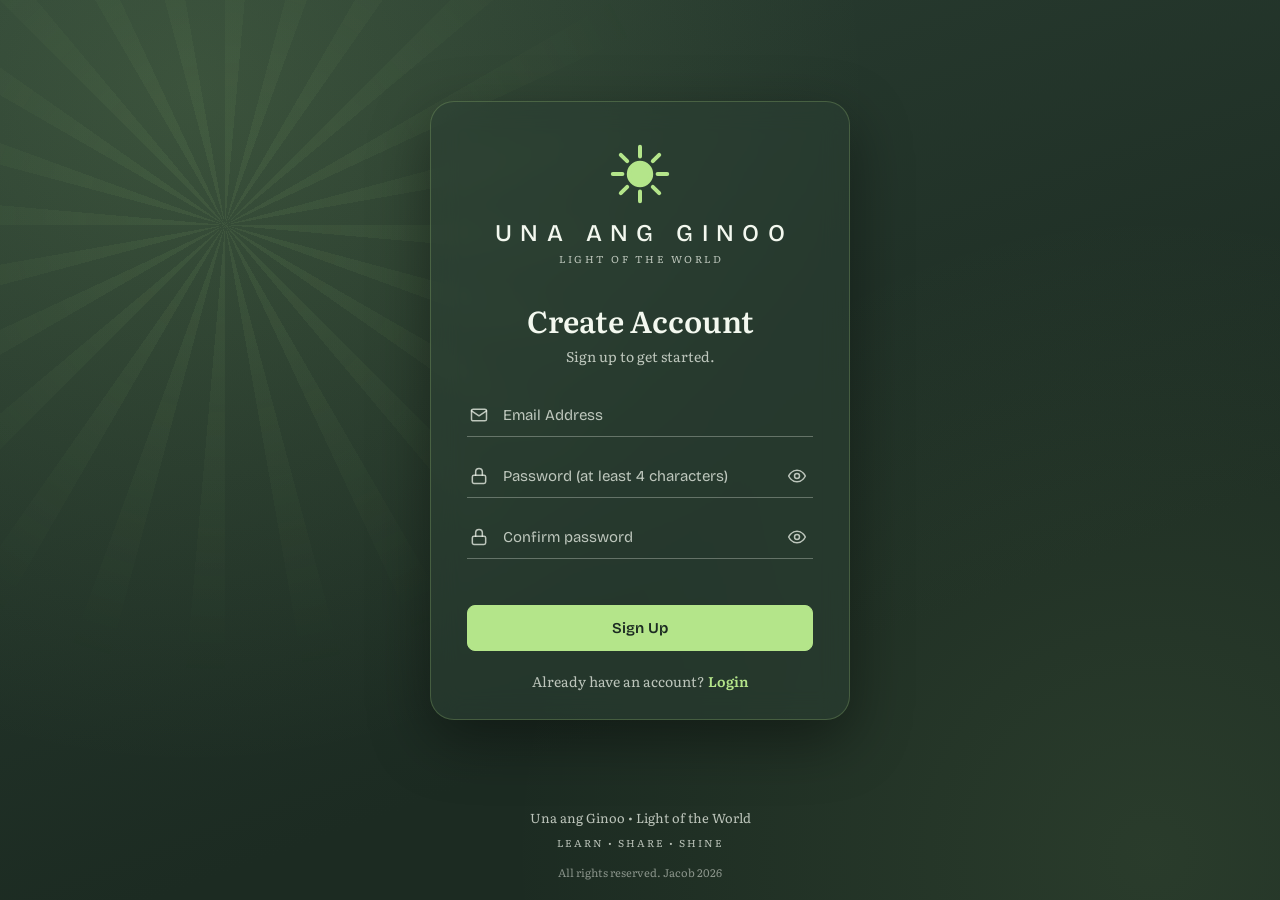
<file: signup.html>
<!DOCTYPE html>
<html lang="en">
<head>
    <meta charset="UTF-8">
    <meta name="viewport" content="width=device-width, initial-scale=1">
    <title>Sign Up | Light in the Web</title>
    <meta name="description" content="Create an account for Light in the Web.">
    <meta name="theme-color" content="#18251D">
    <link rel="icon" href="data:image/svg+xml,%3Csvg xmlns=%27http://www.w3.org/2000/svg%27 viewBox=%270 0 40 40%27%3E%3Crect width=%2740%27 height=%2740%27 rx=%278%27 fill=%27%2318251D%27/%3E%3Ccircle cx=%2720%27 cy=%2720%27 r=%277%27 fill=%27%23B7FF72%27/%3E%3Cpath d=%27M20 5v5M20 30v5M5 20h5M30 20h5M9 9l3 3M28 28l3 3M31 9l-3 3M12 28l-3 3%27 stroke=%27%23B7FF72%27 stroke-width=%272.5%27 stroke-linecap=%27round%27/%3E%3C/svg%3E">
    <link rel="preconnect" href="https://fonts.googleapis.com">
    <link href="https://fonts.googleapis.com/css2?family=Bricolage+Grotesque:wght@500;700&family=Literata:ital,wght@0,400;0,600;1,400&display=swap" rel="stylesheet">
    <link rel="stylesheet" href="style.css">
</head>
<body>
    <div class="login">

        <svg class="logo" viewBox="0 0 40 40" fill="none" stroke="currentColor" stroke-width="2.5" stroke-linecap="round">
            <circle cx="20" cy="20" r="7" fill="currentColor"/>
            <path d="M20 3v6M20 31v6M3 20h6M31 20h6M8 8l4 4M28 28l4 4M32 8l-4 4M12 28l-4 4"/>
        </svg>
        <div class="name">UNA ANG GINOO</div>
        <div class="sub">LIGHT OF THE WORLD</div>

        <h1>Create Account</h1>
        <p class="intro">Sign up to get started.</p>

        <form id="signupForm">
            <div class="field">
                <svg class="field-icon" viewBox="0 0 24 24" fill="none" stroke="currentColor" stroke-width="1.8" stroke-linecap="round" stroke-linejoin="round"><rect x="3" y="5" width="18" height="14" rx="2"/><path d="m3 7 9 6 9-6"/></svg>
                <input type="email" id="email" placeholder="Email Address" required>
            </div>

            <div class="field">
                <svg class="field-icon" viewBox="0 0 24 24" fill="none" stroke="currentColor" stroke-width="1.8" stroke-linecap="round" stroke-linejoin="round"><rect x="4" y="11" width="16" height="10" rx="2"/><path d="M8 11V7a4 4 0 0 1 8 0v4"/></svg>
                <input type="password" id="password" placeholder="Password (at least 4 characters)" minlength="4" autocomplete="new-password" required>
                <button type="button" class="eye" id="eyeIcon" aria-label="Show or hide password">
                    <svg class="on" viewBox="0 0 24 24" fill="none" stroke="currentColor" stroke-width="1.8" stroke-linecap="round" stroke-linejoin="round"><path d="M2 12s3.5-7 10-7 10 7 10 7-3.5 7-10 7S2 12 2 12z"/><circle cx="12" cy="12" r="3"/></svg>
                    <svg class="off" viewBox="0 0 24 24" fill="none" stroke="currentColor" stroke-width="1.8" stroke-linecap="round" stroke-linejoin="round"><path d="M3 3l18 18M10.6 6.1A9.9 9.9 0 0 1 12 5c6.5 0 10 7 10 7a17 17 0 0 1-3 3.9M6.6 6.6A17 17 0 0 0 2 12s3.5 7 10 7a9.7 9.7 0 0 0 4.4-1M9.9 9.9a3 3 0 0 0 4.2 4.2"/></svg>
                </button>
            </div>

            <div class="field">
                <svg class="field-icon" viewBox="0 0 24 24" fill="none" stroke="currentColor" stroke-width="1.8" stroke-linecap="round" stroke-linejoin="round"><rect x="4" y="11" width="16" height="10" rx="2"/><path d="M8 11V7a4 4 0 0 1 8 0v4"/></svg>
                <input type="password" id="confirm" placeholder="Confirm password" required>
                <button type="button" class="eye" id="confirmEye" aria-label="Show or hide password">
                    <svg class="on" viewBox="0 0 24 24" fill="none" stroke="currentColor" stroke-width="1.8" stroke-linecap="round" stroke-linejoin="round"><path d="M2 12s3.5-7 10-7 10 7 10 7-3.5 7-10 7S2 12 2 12z"/><circle cx="12" cy="12" r="3"/></svg>
                    <svg class="off" viewBox="0 0 24 24" fill="none" stroke="currentColor" stroke-width="1.8" stroke-linecap="round" stroke-linejoin="round"><path d="M3 3l18 18M10.6 6.1A9.9 9.9 0 0 1 12 5c6.5 0 10 7 10 7a17 17 0 0 1-3 3.9M6.6 6.6A17 17 0 0 0 2 12s3.5 7 10 7a9.7 9.7 0 0 0 4.4-1M9.9 9.9a3 3 0 0 0 4.2 4.2"/></svg>
                </button>
            </div>

            <p id="msg"></p>

            <button type="submit" class="btn-main">Sign Up</button>
        </form>

        <span class="switch">Already have an account? <a href="index.html" class="inline-link">Login</a></span>

    </div>

    <footer class="page-foot">
        <div class="card-foot">
            Una ang Ginoo &bull; Light of the World
            <small>LEARN &bull; SHARE &bull; SHINE</small>
        </div>
        <p class="copy">All rights reserved. Jacob 2026</p>
    </footer>

    <script src="signup.js"></script>
</body>
</html>
</file>
<file: style.css>
/* ===== LOGIN + SIGN UP STYLE ===== */
/* COLOR PLAN (60-30-10)
   60%  dominant  = --dominant  : page background (soft deep green)
   30%  secondary = --secondary : the card, footer, autofill (lighter green)
   10%  accent    = --accent    : buttons, links, focus lines, logo (fresh lime)
   Change the colors here and the whole page changes */
:root {
  --font-head: "Bricolage Grotesque", "Trebuchet MS", Arial, sans-serif;  /* headings, menu, buttons */
  --font-body: "Literata", Georgia, "Times New Roman", serif;                /* paragraph text */

  --dominant: #1c2b22;     /* 60% */
  --secondary: #2a3e32;    /* 30% */
  --accent: #b4e58a;       /* 10% */

  --bg: var(--dominant);
  --surface: var(--secondary);
  --text: #f3f8ef;
  --muted: rgba(243, 248, 239, 0.74);
  --border: rgba(180, 229, 138, 0.22);
  --ease: cubic-bezier(0.22, 0.8, 0.28, 1);
}

* { box-sizing: border-box; }

body {
  margin: 0;
  min-height: 100vh;
  display: flex;
  justify-content: flex-start;   /* card is centered with margin:auto, footer sticks to the bottom */
  align-items: center;
  flex-direction: column;
  gap: 28px;
  padding: 40px 16px 20px;
  font-family: var(--font-body);
  color: var(--text);
  background:
    radial-gradient(circle at 15% 10%, rgba(180, 229, 138, 0.14), transparent 50%),
    radial-gradient(circle at 90% 95%, rgba(180, 229, 138, 0.09), transparent 45%),
    linear-gradient(160deg, var(--secondary), var(--dominant) 70%);
  position: relative;
  overflow-x: hidden;
}

/* ---------- ANIMATIONS ---------- */
@keyframes rise { from { opacity: 0; transform: translateY(28px); } }
@keyframes fade { from { opacity: 0; } }
@keyframes spin { to { transform: rotate(360deg); } }
@keyframes glow {
  0%, 100% { filter: drop-shadow(0 0 0 rgba(180, 229, 138, 0)); }
  50%      { filter: drop-shadow(0 0 10px rgba(180, 229, 138, 0.55)); }
}

/* big faint rays of light in the background (turning very slowly) */
body::before {
  content: "";
  position: fixed;
  left: -250px;
  top: -250px;
  width: 950px;
  height: 950px;
  border-radius: 50%;
  background: repeating-conic-gradient(rgba(180, 229, 138, 0.07) 0 5deg, transparent 5deg 15deg);
  -webkit-mask: radial-gradient(circle, #000 5%, transparent 68%);
  mask: radial-gradient(circle, #000 5%, transparent 68%);
  pointer-events: none;
  animation: spin 140s linear infinite;
}

/* the card */
.login {
  position: relative;
  margin: auto 0;
  width: 100%;
  max-width: 420px;
  padding: 40px 36px 28px;
  text-align: center;
  background: rgba(42, 62, 50, 0.6);
  border: 1px solid var(--border);
  border-radius: 24px;
  backdrop-filter: blur(14px);
  box-shadow: 0 20px 60px rgba(0, 0, 0, 0.4);
  animation: rise 0.9s var(--ease) backwards;
}

/* the things inside the card come in one by one */
.login > * { animation: rise 0.7s var(--ease) backwards; }
.login > :nth-child(1) { animation-delay: 0.10s; }
.login > :nth-child(2) { animation-delay: 0.16s; }
.login > :nth-child(3) { animation-delay: 0.22s; }
.login > :nth-child(4) { animation-delay: 0.28s; }
.login > :nth-child(5) { animation-delay: 0.34s; }
.login > :nth-child(6) { animation-delay: 0.40s; }
.login > :nth-child(7) { animation-delay: 0.46s; }
.login > :nth-child(8) { animation-delay: 0.52s; }
.login form .field { animation: rise 0.6s var(--ease) backwards; }
.login form .field:nth-child(1) { animation-delay: 0.30s; }
.login form .field:nth-child(2) { animation-delay: 0.38s; }
.login form .field:nth-child(3) { animation-delay: 0.46s; }

.logo { width: 64px; height: 64px; color: var(--accent); animation: glow 4s ease-in-out infinite; }

.name {
  margin-top: 8px;
  padding-left: 0.35em;           /* balances the letter spacing */
  font-family: var(--font-head);
  font-size: 24px;
  font-weight: 500;
  letter-spacing: 0.35em;
}

.sub {
  margin-top: 4px;
  padding-left: 0.25em;
  font-size: 10px;
  letter-spacing: 0.25em;
  color: var(--muted);
}

.login h1 {
  margin: 32px 0 4px;
  font-size: 30px;
  font-weight: 600;
}

.login p.intro {
  margin: 0 0 28px;
  font-size: 14px;
  color: var(--muted);
}

/* input with an icon on the left (line style) */
.field {
  position: relative;
  margin-bottom: 18px;
}

.field-icon {
  position: absolute;
  left: 2px;
  top: 50%;
  transform: translateY(-50%);
  width: 20px;
  height: 20px;
  color: var(--muted);
  pointer-events: none;
  transition: color 0.3s ease;
}
.field:focus-within .field-icon { color: var(--accent); }

.login input {
  width: 100%;
  padding: 12px 40px 12px 36px;
  background: transparent;
  border: none;
  border-bottom: 1px solid rgba(243, 248, 239, 0.3);
  color: var(--text);
  font-size: 15px;
  font-family: var(--font-head);
  outline: none;
  transition: border-color 0.3s ease, box-shadow 0.3s ease;
}

.login input::placeholder { color: var(--muted); }
.login input:focus {
  border-bottom-color: var(--accent);
  box-shadow: 0 1px 0 var(--accent);
}

/* keep browser autofill from turning the box white */
.login input:-webkit-autofill {
  -webkit-box-shadow: 0 0 0 100px #2a3e32 inset;
  -webkit-text-fill-color: #f3f8ef;
}

input::-webkit-calendar-picker-indicator { display: none !important; }

/* show / hide password button */
.eye {
  position: absolute;
  right: 0;
  top: 50%;
  transform: translateY(-50%);
  width: 32px;
  height: 32px;
  padding: 0;
  display: grid;
  place-items: center;
  background: none;
  border: none;
  color: var(--muted);
  cursor: pointer;
  transition: color 0.3s ease, transform 0.3s var(--ease);
}
.eye:hover { color: var(--accent); transform: translateY(-50%) scale(1.15); }
.eye svg { width: 20px; height: 20px; }
.eye .off { display: none; }
.eye.show .on { display: none; }
.eye.show .off { display: block; }

/* buttons */
.btn-main,
.btn-ghost {
  display: flex;
  justify-content: center;
  align-items: center;
  gap: 10px;
  width: 100%;
  padding: 13px;
  font-family: var(--font-head);
  font-size: 15px;
  font-weight: 600;
  border-radius: 8px;
  cursor: pointer;
  transition: transform 0.3s var(--ease), box-shadow 0.3s ease, border-color 0.3s ease;
}

.btn-main {
  background: var(--accent);
  color: #1c2b22;
  border: 1px solid var(--accent);
}
.btn-main:hover {
  transform: translateY(-3px);
  box-shadow: 0 10px 26px rgba(180, 229, 138, 0.3);
}
.btn-main:active { transform: translateY(0) scale(0.98); }

.btn-ghost {
  background: transparent;
  color: var(--text);
  border: 1px solid rgba(243, 248, 239, 0.25);
  font-weight: 500;
  font-size: 14px;
}
.btn-ghost:hover { border-color: var(--accent); }
.btn-ghost svg { width: 18px; height: 18px; }

/* links */
.login a {
  display: block;
  margin: 16px 0;
  font-size: 14px;
  color: var(--accent);
  text-decoration: none;
  transition: opacity 0.3s ease;
}
.login a:hover { text-decoration: underline; opacity: 0.85; }

.login a.inline-link {
  display: inline;
  margin: 0;
  font-weight: 600;
}

.login span.switch {
  display: block;
  margin-top: 20px;
  font-size: 14px;
  color: var(--muted);
}

/* the "or" line */
.or {
  display: flex;
  align-items: center;
  gap: 12px;
  margin: 4px 0 16px;
  font-size: 13px;
  color: var(--muted);
}
.or::before,
.or::after {
  content: "";
  flex: 1;
  height: 1px;
  background: rgba(243, 248, 239, 0.18);
}

/* messages */
#errorMsg {
  min-height: 16px;
  margin: 0 0 12px;
  font-size: 13px;
  color: #ff7a7a;       /* errors stay red so they are easy to notice */
}
#msg {
  min-height: 16px;
  margin: 0 0 12px;
  font-size: 13px;
}

/* footer under the card */
.page-foot {
  width: 100%;
  max-width: 420px;
  text-align: center;
  animation: fade 1.2s ease 0.7s backwards;
}
.card-foot {
  margin-top: 0;
  font-size: 13px;
  color: var(--muted);
}
.card-foot small {
  display: block;
  margin-top: 8px;
  font-size: 10px;
  letter-spacing: 0.2em;
}
.copy {
  margin: 14px 0 0;
  font-size: 11px;
  color: rgba(243, 248, 239, 0.5);
}

@media (max-width: 480px) {
  .login { padding: 32px 22px 24px; }
}

/* ---------- KEYBOARD FOCUS + REDUCED MOTION ---------- */
:focus-visible {
  outline: 2px solid var(--accent);
  outline-offset: 3px;
}
@media (prefers-reduced-motion: reduce) {
  *, *::before, *::after {
    transition: none !important;
    animation: none !important;
    scroll-behavior: auto !important;
  }
}

/* ---------- LOGIN PAGE: slogan on the left (web only) ---------- */
.stage {
  display: flex;
  align-items: center;
  justify-content: center;
  gap: 72px;
  width: 100%;
  max-width: 980px;
  margin: auto 0;
}
.stage .login { margin: 0; flex: 0 0 420px; }

.slogan { flex: 1; max-width: 440px; text-align: left; animation: rise 1s var(--ease) 0.1s backwards; }
.slogan h2 {
  margin: 0 0 18px;
  font-family: var(--font-head);
  font-size: clamp(36px, 4.4vw, 54px);
  font-weight: 600;
  line-height: 1.12;
}
.slogan h2 span { color: var(--accent); }
.slogan p {
  max-width: 340px;
  margin: 0;
  font-size: 16px;
  line-height: 1.6;
  color: var(--muted);
}

/* phones and small screens: card only */
@media (max-width: 900px) {
  .slogan { display: none; }
  .stage .login { flex: 1 1 auto; }
}
</file>
<file: pages.css>
/* ===== INSIDE PAGES STYLE ===== */
/* COLOR PLAN (60-30-10)
   60%  dominant  = --dominant  : page background (soft sage)
   30%  secondary = --secondary : cards, panels, nav, footer (deeper green)
   10%  accent    = --accent    : buttons, links, underlines, highlights (fresh lime)
   Dark is the default. The sun button adds the class "light" to switch. */
:root {
  --font-head: "Bricolage Grotesque", "Trebuchet MS", Arial, sans-serif;  /* headings, menu, buttons */
  --font-body: "Literata", Georgia, "Times New Roman", serif;                /* paragraph text */

  --dominant: #1c2b22;                      /* 60% */
  --secondary: #2a3e32;                     /* 30% */
  --accent: #b4e58a;                        /* 10% */

  --bg: var(--dominant);
  --surface: var(--secondary);
  --soft: rgba(42, 62, 50, 0.72);
  --border: rgba(180, 229, 138, 0.2);
  --text: #f3f8ef;
  --muted: rgba(243, 248, 239, 0.74);
  --btn-bg: var(--accent);
  --btn-text: #1c2b22;
  --nav-bg: rgba(28, 43, 34, 0.88);
  --glow: rgba(180, 229, 138, 0.14);
  --ease: cubic-bezier(0.22, 0.8, 0.28, 1);
}

:root.light {
  --dominant: #f3f8ee;                      /* 60% */
  --secondary: #dcead2;                     /* 30% */
  --accent: #3f7a27;                        /* 10% (darker green so it reads on light) */

  --soft: rgba(220, 234, 210, 0.7);
  --border: rgba(40, 70, 40, 0.16);
  --text: #1d2e22;
  --muted: #55675a;
  --btn-text: #ffffff;
  --nav-bg: rgba(243, 248, 238, 0.9);
  --glow: rgba(120, 190, 80, 0.28);
}

* { box-sizing: border-box; }

html { scroll-behavior: smooth; }

body {
  margin: 0;
  font-family: var(--font-body);
  line-height: 1.6;
  color: var(--text);
  background: var(--bg);
  transition: opacity 0.4s var(--ease), background 0.4s ease, color 0.4s ease;
  animation: pageIn 0.6s var(--ease) both;
}

/* used by pages.js for the fade out between pages */
body.leaving { opacity: 0; }

.wrap {
  max-width: 1100px;
  margin: 0 auto;
  padding: 0 24px;
}

/* ---------- ANIMATIONS ---------- */
@keyframes pageIn { from { opacity: 0; } }
@keyframes rise   { from { opacity: 0; transform: translateY(26px); } }
@keyframes pop    { from { opacity: 0; transform: scale(0.94); } }
@keyframes spin   { to { transform: rotate(360deg); } }

/* scroll reveal (pages.js adds .reveal, then .in when it scrolls into view) */
.reveal { opacity: 0; }
.reveal.in {
  opacity: 1;
  animation: rise 0.7s var(--ease) backwards;
  animation-delay: var(--d, 0s);
}

/* ---------- TOP MENU ---------- */
nav {
  position: sticky;
  top: 0;
  z-index: 10;
  background: var(--nav-bg);
  backdrop-filter: blur(10px);
  border-bottom: 1px solid var(--border);
  transition: background 0.4s ease;
}

.nav-inner {
  display: flex;
  flex-wrap: wrap;
  justify-content: space-between;
  align-items: center;
  gap: 8px 16px;
  padding-top: 12px;
  padding-bottom: 12px;
}

.brand {
  display: flex;
  align-items: center;
  gap: 12px;
  color: var(--text);
  text-decoration: none;
}
.brand .logo { width: 38px; height: 38px; color: var(--accent); transition: transform 0.6s var(--ease); }
.brand:hover .logo { transform: rotate(90deg); }
.brand b {
  display: block;
  font-family: var(--font-head);
  font-size: 14px;
  font-weight: 600;
  letter-spacing: 0.3em;
  line-height: 1.2;
}
.brand small {
  display: block;
  font-size: 9px;
  letter-spacing: 0.2em;
  color: var(--muted);
}

.menu {
  display: flex;
  flex-wrap: wrap;
  align-items: center;
  gap: 4px;
}
.menu a {
  position: relative;
  padding: 8px 12px;
  font-size: 14px;
  color: var(--muted);
  text-decoration: none;
  transition: color 0.3s ease;
}
/* underline that slides in */
.menu a::after {
  content: "";
  position: absolute;
  left: 12px;
  right: 12px;
  bottom: 2px;
  height: 2px;
  background: var(--accent);
  transform: scaleX(0);
  transform-origin: left;
  transition: transform 0.35s var(--ease);
}
.menu a:hover { color: var(--text); }
.menu a:hover::after,
.menu a.active::after,
.menu a[aria-current="page"]::after { transform: scaleX(1); }
.menu a:focus-visible { border-radius: 4px; }
.menu a.active,
.menu a[aria-current="page"] { color: var(--text); }

/* sun / moon button */
.icon-btn {
  display: grid;
  place-items: center;
  padding: 8px;
  margin-left: 6px;
  background: none;
  border: none;
  border-radius: 8px;
  color: var(--text);
  cursor: pointer;
  transition: color 0.3s ease, transform 0.4s var(--ease);
}
.icon-btn:hover { color: var(--accent); transform: rotate(20deg); }
.icon-btn svg { width: 20px; height: 20px; }
.icon-btn .moon { display: none; }
:root.light .icon-btn .sun { display: none; }
:root.light .icon-btn .moon { display: block; }

/* ---------- HERO ---------- */
.hero {
  position: relative;
  overflow: hidden;
  padding: 80px 0 70px;
  border-bottom: 1px solid var(--border);
  background:
    radial-gradient(circle at 85% 15%, var(--glow), transparent 55%),
    radial-gradient(circle at 0 100%, var(--glow), transparent 45%);
  --x: 78%;
  --y: 30%;
}

/* rays of light on the right side (turning very slowly) */
.hero::before {
  content: "";
  position: absolute;
  right: -140px;
  top: -140px;
  width: 600px;
  height: 600px;
  border-radius: 50%;
  background: repeating-conic-gradient(var(--glow) 0 5deg, transparent 5deg 15deg);
  -webkit-mask: radial-gradient(circle, #000 8%, transparent 68%);
  mask: radial-gradient(circle, #000 8%, transparent 68%);
  pointer-events: none;
  animation: spin 120s linear infinite;
}

/* The glow that follows the pointer (pages.js moves --x and --y) */
.hero::after {
  content: "";
  position: absolute;
  inset: 0;
  z-index: 0;
  pointer-events: none;
  background: radial-gradient(circle 300px at var(--x) var(--y), var(--glow), transparent 70%);
}

.hero .wrap {
  position: relative;
  z-index: 1;
  display: grid;
  grid-template-columns: 1.3fr 1fr;
  gap: 40px;
  align-items: center;
}

/* hero text comes in one line after another */
.hero .wrap > div > * { animation: rise 0.8s var(--ease) backwards; }
.hero .wrap > div > :nth-child(2) { animation-delay: 0.08s; }
.hero .wrap > div > :nth-child(3) { animation-delay: 0.16s; }
.hero .wrap > div > :nth-child(4) { animation-delay: 0.24s; }
.hero .wrap > div > :nth-child(5) { animation-delay: 0.32s; }
.hero .profile-pic { animation: pop 0.9s var(--ease) 0.2s backwards; }

.hello {
  margin: 0;
  font-size: 22px;
  font-weight: 300;
  color: var(--muted);
}

.hero h1 {
  margin: 4px 0 10px;
  font-family: var(--font-head);
  font-size: clamp(32px, 5vw, 52px);
  line-height: 1.15;
}

.tagline {
  margin: 0 0 14px;
  font-size: 18px;
}

.lead {
  max-width: 460px;
  margin: 0;
  color: var(--muted);
}

.hero-btns {
  display: flex;
  flex-wrap: wrap;
  gap: 14px;
  margin-top: 26px;
}

.profile-pic {
  width: 100%;
  max-width: 280px;
  aspect-ratio: 1;
  justify-self: center;
  object-fit: cover;
  border-radius: 16px;
  border: 1px solid var(--border);
  background: var(--surface);
}

/* ---------- BUTTONS ---------- */
.btn {
  display: inline-flex;
  align-items: center;
  gap: 8px;
  padding: 12px 22px;
  font-family: var(--font-head);
  font-size: 14px;
  font-weight: 600;
  color: var(--btn-text);
  background: var(--btn-bg);
  border: 1px solid var(--btn-bg);
  border-radius: 8px;
  text-decoration: none;
  cursor: pointer;
  transition: transform 0.3s var(--ease), box-shadow 0.3s ease, background 0.3s ease, color 0.3s ease;
}
.btn:hover {
  transform: translateY(-3px);
  box-shadow: 0 8px 22px var(--glow);
}
.btn:active { transform: translateY(0) scale(0.97); }
.btn.outline {
  color: var(--text);
  background: transparent;
  border-color: var(--text);
}
.btn.outline:hover { border-color: var(--accent); color: var(--accent); }

/* ---------- SECTIONS ---------- */
.block {
  padding: 56px 0;
  border-bottom: 1px solid var(--border);
}

/* section title with the small line under it (the line grows when you see it) */
.block h2 {
  position: relative;
  display: inline-block;
  margin: 0 0 28px;
  padding-bottom: 10px;
  font-family: var(--font-head);
  font-size: 22px;
}
.block h2::after {
  content: "";
  position: absolute;
  left: 0;
  bottom: 0;
  width: 28px;
  height: 2px;
  background: var(--accent);
  transition: width 0.7s var(--ease) 0.2s;
}
.block h2.in::after { width: 64px; }

.text {
  max-width: 760px;
  margin: 0 0 16px;
  color: var(--muted);
}

.panel {
  padding: 28px;
  background: var(--soft);
  border: 1px solid var(--border);
  border-radius: 14px;
}
.panel .text:last-child { margin-bottom: 0; }

/* ---------- CARDS ---------- */
.cards {
  display: grid;
  grid-template-columns: repeat(auto-fit, minmax(240px, 1fr));
  gap: 20px;
}

.card {
  padding: 22px;
  background: var(--soft);
  border: 1px solid var(--border);
  border-radius: 12px;
  transition: border-color 0.3s ease, transform 0.4s var(--ease), box-shadow 0.4s ease;
}
.card:hover {
  border-color: var(--accent);
  transform: translateY(-5px);
  box-shadow: 0 14px 30px rgba(0, 0, 0, 0.12);
}
.card h3 { margin: 0 0 8px; font-size: 17px; }
.card p { margin: 0 0 14px; font-size: 14px; color: var(--muted); }
.card p:last-child { margin-bottom: 0; }

.card h3 a { color: var(--text); text-decoration: none; }
.card h3 a::after { content: " \2197"; color: var(--accent); display: inline-block; transition: transform 0.3s var(--ease); }
.card:hover h3 a::after { transform: translate(3px, -3px); }

/* small pills */
.tags { display: flex; flex-wrap: wrap; gap: 8px; }
.tags span {
  padding: 3px 12px;
  font-size: 11px;
  color: var(--muted);
  border: 1px solid var(--border);
  border-radius: 99px;
  transition: color 0.3s ease, border-color 0.3s ease;
}
.card:hover .tags span { color: var(--accent); border-color: var(--accent); }

/* ---------- PHOTO CARDS (service page): photo only, text shows on hover ---------- */
.photo-cards {
  display: grid;
  grid-template-columns: repeat(auto-fit, minmax(260px, 1fr));
  gap: 20px;
}

.photo-card {
  position: relative;
  margin: 0;
  aspect-ratio: 4 / 5;
  overflow: hidden;
  background: var(--surface);
  border: 1px solid var(--border);
  border-radius: 16px;
  cursor: pointer;
  transition: border-color 0.3s ease, box-shadow 0.4s ease, transform 0.4s var(--ease);
}
.photo-card img {
  position: absolute;
  inset: 0;
  width: 100%;
  height: 100%;
  object-fit: cover;
  transition: transform 0.8s var(--ease), filter 0.6s ease;
}
.photo-card figcaption {
  position: absolute;
  inset: 0;
  display: flex;
  flex-direction: column;
  justify-content: flex-end;
  padding: 24px;
  color: #f3f8ef;                           /* always light: it sits on a dark fade */
  background: linear-gradient(to top, rgba(14, 26, 18, 0.94) 0%, rgba(14, 26, 18, 0.62) 55%, rgba(14, 26, 18, 0.05) 100%);
  opacity: 0;
  transition: opacity 0.5s ease;
}
.photo-card h3,
.photo-card p {
  transform: translateY(18px);
  transition: transform 0.6s var(--ease);
}
.photo-card h3 { margin: 0 0 8px; font-size: 19px; color: #ffffff; }
.photo-card p  { margin: 0; font-size: 14px; color: rgba(243, 248, 239, 0.9); transition-delay: 0.06s; }

.photo-card:hover,
.photo-card:focus { border-color: var(--accent); transform: translateY(-4px); box-shadow: 0 16px 34px rgba(0, 0, 0, 0.22); }
.photo-card:hover img,
.photo-card:focus img { transform: scale(1.07); }
.photo-card:hover figcaption,
.photo-card:focus figcaption { opacity: 1; }
.photo-card:hover h3, .photo-card:hover p,
.photo-card:focus h3, .photo-card:focus p { transform: translateY(0); }

/* ---------- ABOUT (portfolio) ---------- */
.about {
  display: grid;
  grid-template-columns: 200px 1fr;
  gap: 28px;
  align-items: start;
}
.about .profile-pic { max-width: 200px; }

.info { margin: 16px 0 0; padding: 0; list-style: none; }
.info li { padding: 4px 0 4px 18px; position: relative; font-size: 14px; }
.info li::before {
  content: "";
  position: absolute;
  left: 0;
  top: 13px;
  width: 7px;
  height: 7px;
  border-radius: 50%;
  background: var(--accent);
}

/* ---------- VERSE ---------- */
.verse {
  max-width: 640px;
  margin: 24px 0 0;
  padding: 18px 22px;
  font-style: italic;
  background: var(--soft);
  border-left: 3px solid var(--accent);
  border-radius: 8px;
}
.verse span {
  display: block;
  margin-top: 6px;
  font-size: 13px;
  font-style: normal;
  color: var(--accent);
}

/* ---------- DO / DON'T ---------- */
.two-col {
  display: grid;
  grid-template-columns: repeat(auto-fit, minmax(260px, 1fr));
  gap: 20px;
}
.col {
  padding: 24px;
  background: var(--soft);
  border: 1px solid var(--border);
  border-radius: 12px;
  transition: transform 0.4s var(--ease), box-shadow 0.4s ease;
}
.col:hover { transform: translateY(-4px); box-shadow: 0 12px 28px rgba(0, 0, 0, 0.12); }
.col.good { border-color: var(--accent); }
.col.bad  { border-color: #ff7a7a; }
:root.light .col.bad { border-color: #b3261e; }
.col h3 { margin: 0 0 8px; }
.col ul { margin: 0; padding-left: 20px; color: var(--muted); }

/* ---------- HOVER TO READ (learn page) ---------- */
.hover-list { display: grid; gap: 12px; max-width: 760px; }

.hover-item {
  padding: 14px 20px;
  background: var(--soft);
  border: 1px solid var(--border);
  border-radius: 10px;
  cursor: default;
  transition: border-color 0.3s ease, background 0.3s ease, transform 0.4s var(--ease);
}
.hover-q {
  position: relative;
  margin: 0;
  padding-right: 28px;
  font-family: var(--font-head);
  font-size: 16px;
  font-weight: 600;
}
/* little arrow that turns when open */
.hover-q::after {
  content: "";
  position: absolute;
  right: 6px;
  top: 50%;
  width: 8px;
  height: 8px;
  border-right: 2px solid var(--accent);
  border-bottom: 2px solid var(--accent);
  transform: translateY(-70%) rotate(45deg);
  transition: transform 0.4s var(--ease);
}
/* the answer slides open without any jump */
.hover-a {
  display: grid;
  grid-template-rows: 0fr;
  opacity: 0;
  transition: grid-template-rows 0.5s var(--ease), opacity 0.4s ease;
}
.hover-a > div { overflow: hidden; min-height: 0; }
.hover-a p { margin: 10px 0 0; color: var(--muted); }

.hover-item:hover,
.hover-item:focus,
.hover-item:focus-within { border-color: var(--accent); transform: translateX(4px); }
.hover-item:hover .hover-a,
.hover-item:focus .hover-a,
.hover-item:focus-within .hover-a { grid-template-rows: 1fr; opacity: 1; }
.hover-item:hover .hover-q::after,
.hover-item:focus .hover-q::after,
.hover-item:focus-within .hover-q::after { transform: translateY(-30%) rotate(225deg); }

/* ---------- MESSAGE BUTTON ---------- */
#messageBox {
  max-width: 520px;
  min-height: 56px;
  margin-top: 20px;
  padding: 16px;
  font-style: italic;
  color: var(--accent);
  background: var(--soft);
  border: 1px dashed var(--border);
  border-radius: 10px;
}

/* ---------- FOOTER ---------- */
footer {
  background: var(--surface);
  border-top: 1px solid var(--border);
  transition: background 0.4s ease;
}
.foot {
  display: flex;
  flex-wrap: wrap;
  justify-content: space-between;
  align-items: center;
  gap: 12px;
  padding-top: 22px;
  padding-bottom: 22px;
  font-size: 13px;
  color: var(--muted);
}
.foot .brand .logo { width: 32px; height: 32px; }

/* ---------- PHONE ---------- */
@media (max-width: 760px) {
  .hero { padding: 56px 0 48px; }
  .hero .wrap { grid-template-columns: 1fr; }
  .about { grid-template-columns: 1fr; }
  .block { padding: 44px 0; }
  .photo-card { aspect-ratio: 4 / 3; }
}

/* ---------- KEYBOARD FOCUS + REDUCED MOTION ---------- */
:focus-visible {
  outline: 2px solid var(--accent);
  outline-offset: 3px;
}
@media (prefers-reduced-motion: reduce) {
  *, *::before, *::after {
    transition: none !important;
    animation: none !important;
    scroll-behavior: auto !important;
  }
  .reveal { opacity: 1; }
}

/* =========================================================
   Event details, table, form, steps, quiz and blessing card.
   They use the same color variables as above, so the
   light / dark button works on them too.
   ========================================================= */

/* Two columns that stack on small screens */
.split {
  display: grid;
  grid-template-columns: repeat(auto-fit, minmax(280px, 1fr));
  gap: 28px;
  align-items: start;
}

/* Event details */
.facts {
  display: grid;
  grid-template-columns: repeat(auto-fit, minmax(200px, 1fr));
  gap: 16px 28px;
  margin: 0 0 32px;
}
.facts dt { font-weight: 600; color: var(--accent); }
.facts dd { margin: 0; color: var(--muted); }

/* Table */
.table-scroll { overflow-x: auto; }
table { width: 100%; border-collapse: collapse; font-size: 14px; }
caption { text-align: left; font-weight: 600; padding-bottom: 10px; }
th, td { text-align: left; padding: 10px 12px; border-bottom: 1px solid var(--border); color: var(--muted); }
th { color: var(--text); background: var(--soft); }
tbody tr { transition: background 0.3s ease; }
tbody tr:hover { background: var(--soft); }

/* Forms */
.form label { display: block; margin: 14px 0 6px; font-size: 14px; font-weight: 600; }
.form h3 { margin: 0 0 4px; }
.form input, .form select, .form textarea {
  width: 100%;
  padding: 11px 14px;
  font: inherit;
  font-size: 14px;
  color: var(--text);
  background: var(--bg);
  border: 1px solid var(--border);
  border-radius: 8px;
  transition: border-color 0.3s ease, box-shadow 0.3s ease;
}
.form input:focus, .form select:focus, .form textarea:focus {
  border-color: var(--accent);
  box-shadow: 0 0 0 3px var(--glow);
  outline: none;
}
.form .msg { min-height: 24px; margin: 12px 0; font-size: 14px; color: var(--accent); }
.form .msg.error { color: #ff7a7a; }
:root.light .form .msg.error { color: #b3261e; }
.form .note { margin: 12px 0 0; font-size: 13px; color: var(--muted); }
.counter { margin: 4px 0 0; text-align: right; font-size: 12px; color: var(--muted); }

/* Numbered steps (a real sequence, so numbers make sense) */
.steps { list-style: none; counter-reset: step; margin: 0; padding: 0; display: grid; gap: 14px; }
.steps li { counter-increment: step; display: flex; align-items: center; gap: 14px; }
.steps li::before {
  content: counter(step);
  flex: none;
  display: grid;
  place-items: center;
  width: 36px;
  height: 36px;
  border-radius: 50%;
  font-weight: 700;
  color: var(--btn-text);
  background: var(--btn-bg);
  transition: transform 0.4s var(--ease);
}
.steps li:hover::before { transform: scale(1.12); }

/* Quiz */
.question { margin: 0 0 18px; padding: 18px 20px; background: var(--soft); border: 1px solid var(--border); border-radius: 12px; transition: border-color 0.4s ease; }
.question legend { padding: 0 6px; font-weight: 600; }
.choice { display: flex; gap: 10px; align-items: flex-start; margin: 8px 0; font-size: 14px; color: var(--muted); cursor: pointer; transition: color 0.3s ease; }
.choice:hover { color: var(--text); }
.choice input { margin-top: 4px; accent-color: var(--accent); }
.explain { margin: 10px 0 0; padding: 8px 12px; font-size: 13px; border-radius: 8px; color: var(--text); background: var(--soft); }
.explain:not([hidden]) { animation: rise 0.5s var(--ease) backwards; }
.question.right { border-color: var(--accent); }
.question.wrong { border-color: #ff7a7a; }
:root.light .question.wrong { border-color: #b3261e; }
#quizResult { min-height: 24px; margin: 0 0 12px; font-weight: 600; color: var(--accent); }

/* Blessing card */
.blessing { min-height: 190px; padding: 24px; background: var(--surface); border: 1px solid var(--accent); border-radius: 14px; }
.blessing .to { margin: 0; font-size: 18px; font-weight: 700; color: var(--accent); }
.blessing .words { margin: 10px 0 14px; font-size: 18px; }
.blessing .ref { margin: 0; font-size: 13px; font-style: italic; color: var(--muted); }

/* Font roles: Bricolage Grotesque for menu, summaries, labels and table headers */
.menu a, .form label, th, caption, .question legend, .facts dt, .blessing .to, .tags span {
  font-family: var(--font-head);
}
</file>
